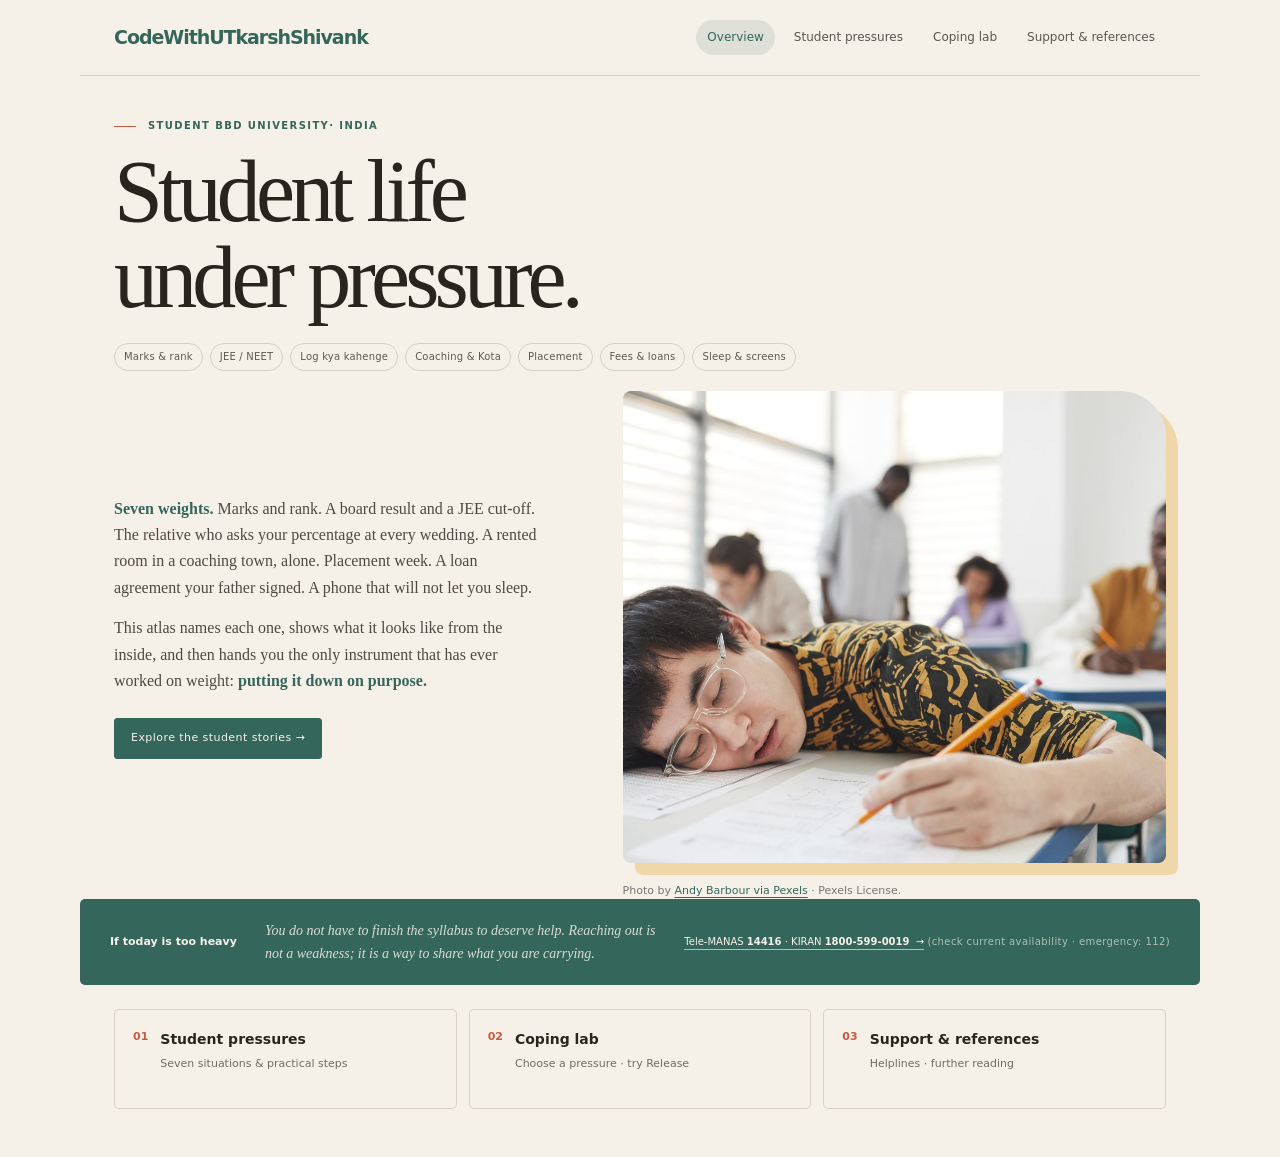
<file: index.html>
<!DOCTYPE html>
<html lang="en">
<head>
<meta charset="UTF-8">
<meta name="viewport" content="width=device-width, initial-scale=1">
<title>Student Life Under Pressure | CodeWithUTkarshShivank</title>
<meta name="description" content="A pressure atlas of Indian student life: marks and rank, JEE/NEET, log kya kahenge, coaching and Kota, placements, fees and loans, sleep and screens — with practical ways to cope and real helplines.">
<link rel="stylesheet" href="style.css">
</head>
<body class="home">

<a class="skip" href="#page-main">Skip to content</a>

<header class="wrap topbar">
  <a class="brand" href="index.html">CodeWithUTkarshShivank</a>
  <nav class="site-nav" aria-label="Main navigation">
    <a href="index.html" aria-current="page">Overview</a>
    <a href="pressures.html">Student pressures</a>
    <a href="lab.html">Coping lab</a>
    <a href="support.html">Support & references</a>
  </nav>
</header>

<main id="page-main">

<section class="wrap hero" id="top">
  <p class="tag">Student BBD University· India</p>

  <h1>Student life<br>under pressure.</h1>

  <ul class="ticker" aria-label="The seven loads this page covers">
    <li>Marks & rank</li>
    <li>JEE / NEET</li>
    <li>Log kya kahenge</li>
    <li>Coaching & Kota</li>
    <li>Placement</li>
    <li>Fees & loans</li>
    <li>Sleep & screens</li>
  </ul>

  <div class="hero-grid">
    <div class="hero-copy">
      <p><strong>Seven weights.</strong> Marks and rank. A board result and a JEE cut-off. The relative who asks your percentage at every wedding. A rented room in a coaching town, alone. Placement week. A loan agreement your father signed. A phone that will not let you sleep.</p>
      <p>This atlas names each one, shows what it looks like from the inside, and then hands you the only instrument that has ever worked on weight: <strong>putting it down on purpose.</strong></p>

      <div class="gauge-wrap">
        <div class="gauge" role="img" aria-label="Illustrative average load: 71 out of 100">
          <span class="needle"></span>
          <span class="hub"></span>
        </div>
        <p class="cap">Avg. load &middot; 71 / 100<br><span>illustrative, not clinical data</span></p>
      </div>

      <p class="jump"><a class="btn" href="pressures.html">Explore the student stories →</a></p>
    </div>

    <figure class="hero-art">
      <img src="assets/student-sleeping-pexels-6683966.jpg" alt="A student asleep over an exam paper at a classroom desk after studying.">
      <figcaption>Photo by <a href="https://www.pexels.com/photo/student-sleeping-on-his-desk-6683966/" target="_blank" rel="noopener noreferrer">Andy Barbour via Pexels</a> · Pexels License.</figcaption>
    </figure>
  </div>
</section>

<aside class="wrap crisis" aria-label="Immediate support">
  <p class="k">If today is too heavy</p>
  <p class="v">You do not have to finish the syllabus to deserve help. Reaching out is not a weakness; it is a way to share what you are carrying.</p>
  <p class="n"><a href="support.html">Tele-MANAS <b>14416</b> &middot; KIRAN <b>1800-599-0019</b> &nbsp;→</a> <span>(check current availability · emergency: 112)</span></p>
</aside>

<section class="wrap page-directory" aria-label="Explore the four short pages">
  <a class="directory-card" href="pressures.html"><span>01</span><strong>Student pressures</strong><small>Seven situations & practical steps</small></a>
  <a class="directory-card" href="lab.html"><span>02</span><strong>Coping lab</strong><small>Choose a pressure · try Release</small></a>
  <a class="directory-card" href="support.html"><span>03</span><strong>Support & references</strong><small>Helplines · further reading</small></a>
</section>

<section class="wrap" id="atlas">
  <div class="head">
    <h2>The Atlas of Pressure</h2>
    <span class="no">FIG. 01–07</span>
  </div>
  <p class="stand">Seven loads, measured with a crude honesty scale. These pressures are real, and naming them or sharing them with someone trustworthy can make them easier to manage.</p>

  <div class="rows">

    <article class="row">
      <p class="idx">Fig. 01</p>
      <div class="body">
        <h3>Marks, rank & the board result <span class="load red">load 88</span></h3>
        <p class="scene"><b>From the inside:</b> an exam hall of 200 desks and one sentence repeating — <i>“percentage decides your whole life.”</i> The result comes out at 11 a.m. and the family WhatsApp group asks before you have opened it yourself.</p>
        <p class="fix"><b>What actually helps:</b> separate <em>the score</em> from <em>your worth</em> out loud — say it to one person. Reply to intrusive questions with a prepared line (“I’m processing it, I’ll tell you when I’m ready”). Marks are a measurement, not a verdict, and there are always two more doors after every one that closes.</p>
      </div>
      <div class="bar" role="img" aria-label="Load 88 out of 100"><i style="width:88%"></i></div>
    </article>

    <article class="row">
      <p class="idx">Fig. 02</p>
      <div class="body">
        <h3>JEE / NEET — the two-year wait <span class="load red">load 84</span></h3>
        <p class="scene"><b>From the inside:</b> every hour is a rank. A mock test at 40% turns the whole evening black, and the word “drop year” hangs over a family dinner like weather.</p>
        <p class="fix"><b>What actually helps:</b> track the <em>error type</em>, never the mood. A mock is diagnostic data, not prophecy — log the three mistakes you can actually fix and ignore the number. Sleep before 1 a.m., because recall is built in sleep. And know this: an attempt is a choice, not a duty; a second attempt is not a failure.</p>
      </div>
      <div class="bar" role="img" aria-label="Load 84 out of 100"><i style="width:84%"></i></div>
    </article>

    <article class="row">
      <p class="idx">Fig. 03</p>
      <div class="body">
        <h3>“Log kya kahenge” & the comparison circuit <span class="load">load 76</span></h3>
        <p class="scene"><b>From the inside:</b> Sharma aunty’s nephew got into a “big” college. The wedding circuit asks your percentage between snacks. The pressure does not push you down — it drags you sideways until you lose your own line.</p>
        <p class="fix"><b>What actually helps:</b> name the audience in your head — “this is for Sharma aunty” — and notice it is not your own voice. Comparison is a loan at very high interest. Keep one honest peer instead of six highlight reels, and rehearse two sentences you can say to relatives without explaining yourself.</p>
      </div>
      <div class="bar" role="img" aria-label="Load 76 out of 100"><i style="width:76%"></i></div>
    </article>

    <article class="row">
      <p class="idx">Fig. 04</p>
      <div class="body">
        <h3>Coaching & Kota-style isolation <span class="load red">load 92</span></h3>
        <p class="scene"><b>From the inside:</b> a rented room, a study table, and no one who knows your name for a hundred metres. Sixteen hours of scheduled day, a mess tiffin eaten standing, parents on a phone call sounding far away. Homesickness is real, and loneliness out here is not a character flaw.</p>
        <p class="fix"><b>What actually helps:</b> put one human anchor on the calendar — a weekly call home, a mess-mate you eat with, a hostel warden, a helpline. Leave the building daily, even for ten minutes. Keep the room’s window open. Talk to someone before the silence gets comfortable; hostels and helplines exist for exactly this.</p>
      </div>
      <div class="bar" role="img" aria-label="Load 92 out of 100"><i style="width:92%"></i></div>
    </article>

    <article class="row">
      <p class="idx">Fig. 05</p>
      <div class="body">
        <h3>Placement & job anxiety <span class="load">load 72</span></h3>
        <p class="scene"><b>From the inside:</b> the placement list goes up on the notice board and 60 people see it at the same moment. Ten rounds, a third round of aptitude, then “we’ll keep your CV on file”. Final year and still-unplaced feels like the whole degree is being graded in public.</p>
        <p class="fix"><b>What actually helps:</b> the first offer on campus is not the only door — off-campus, higher studies, and small teams all count. Build two real projects and your own resume instead of copying one. Rejection is shared data about fit, not about you. Sleep the night before an interview; tiredness loses more interviews than skill does.</p>
      </div>
      <div class="bar" role="img" aria-label="Load 72 out of 100"><i style="width:72%"></i></div>
    </article>

    <article class="row">
      <p class="idx">Fig. 06</p>
      <div class="body">
        <h3>Fees, loans & family expectations <span class="load red">load 80</span></h3>
        <p class="scene"><b>From the inside:</b> a loan agreement, a father’s signature, and a number that keeps arriving by SMS. A part-time job eats the hours you were going to study in. Every fee reminder turns tuition into guilt, and a good mark becomes a debt repayment.</p>
        <p class="fix"><b>What actually helps:</b> put the real numbers on one page — fees, loan, monthly amount, what the family can actually afford — because a vague fear is always bigger than a written figure. Know your scholarships, waivers and concessional loan options, and your academic counsellor’s office. Family expectation belongs to the family; the syllabus is yours. Put fee reminders in a folder and open them once a week, on purpose, instead of every time the notification lands.</p>
      </div>
      <div class="bar" role="img" aria-label="Load 80 out of 100"><i style="width:80%"></i></div>
    </article>

    <article class="row">
      <p class="idx">Fig. 07</p>
      <div class="body">
        <h3>Sleep debt & the phone <span class="load red">load 86</span></h3>
        <p class="scene"><b>From the inside:</b> “one more lecture” at 11 p.m., “one more reel” at 1 a.m., a phone alarm at 5 a.m. for the 6 o’clock batch. The screen is not rest, but it is the only thing in the room that answers back — and the day never feels finished because it never really stopped.</p>
        <p class="fix"><b>What actually helps:</b> charge the phone away from the bed and set a steady wind-down time. Most teens need 8–10 hours of sleep; most adults need 7–9. Screens off before bed and daylight soon after waking can help reset a routine. If sleep or scrolling feels unmanageable, talk with a counsellor rather than blaming yourself.</p>
      </div>
      <div class="bar" role="img" aria-label="Load 86 out of 100"><i style="width:86%"></i></div>
    </article>

  </div>
</section>
<section class="lab" id="lab">
  <div class="wrap">

    <div class="head inv">
      <h2>The Load & Release Lab</h2>
      <span class="no">FIG. 08 — CSS only</span>
    </div>

    <p class="lab-lede">Pick one pressure. Watch it land on her shoulders — the stack gets heavier, the badge changes, the reading underneath changes. Then flip <b>Release</b> and watch the whole load leave the room.</p>

    <div class="lab-core">

      <div class="chips" role="group" aria-label="Choose a pressure to load">
        <label class="chip"><input class="sr" type="radio" name="load" value="marks" checked><span class="cn">01</span> Marks & rank</label>
        <label class="chip"><input class="sr" type="radio" name="load" value="jee"><span class="cn">02</span> JEE / NEET</label>
        <label class="chip"><input class="sr" type="radio" name="load" value="relative"><span class="cn">03</span> Log kya kahenge</label>
        <label class="chip"><input class="sr" type="radio" name="load" value="kota"><span class="cn">04</span> Coaching & Kota</label>
        <label class="chip"><input class="sr" type="radio" name="load" value="placement"><span class="cn">05</span> Placement</label>
        <label class="chip"><input class="sr" type="radio" name="load" value="fees"><span class="cn">06</span> Fees & loans</label>
        <label class="chip"><input class="sr" type="radio" name="load" value="sleep"><span class="cn">07</span> Sleep & phone</label>
      </div>

      <div class="lab-body">

        <div class="stage">
          <svg class="figure" viewBox="0 0 420 470" role="img" aria-labelledby="fig-t fig-d">
            <title id="fig-t">A student standing under a stack of labelled blocks</title>
            <desc id="fig-d">A paper-cut illustration of a student carrying a tower of labelled blocks on her head. Choosing a pressure in the list above changes the height of the stack and the label on it; the Release switch lifts the whole stack away.</desc>

            <defs>
              <pattern id="lab-grain" width="7" height="7" patternUnits="userSpaceOnUse">
                <circle cx="1" cy="2" r=".6" fill="#16130E" opacity=".18"/>
                <circle cx="5" cy="6" r=".5" fill="#16130E" opacity=".13"/>
              </pattern>
            </defs>

            <circle cx="210" cy="228" r="168" fill="#F4EFE6"/>
            <circle cx="210" cy="228" r="168" fill="url(#lab-grain)" opacity=".5"/>
            <path d="M52 300c6 62 39 106 84 130M368 300c-6 62-39 106-84 130" fill="none" stroke="#D64B2A" stroke-width="2" stroke-dasharray="3 8"/>

            <g class="exhale" aria-hidden="true">
              <path d="M214 300c-14-30-46-40-84-36M254 296c14-28 44-38 80-34" fill="none" stroke="#D64B2A" stroke-width="3" stroke-linecap="round"/>
              <path d="M232 306c-2-38 4-64 18-84M244 320c14-30 30-48 50-58" fill="none" stroke="#1F4E47" stroke-width="3" stroke-linecap="round"/>
              <circle cx="96" cy="240" r="5" fill="#D64B2A"/>
              <circle cx="332" cy="238" r="5" fill="#D64B2A"/>
              <circle cx="286" cy="196" r="4" fill="#1F4E47"/>
              <circle cx="150" cy="188" r="4" fill="#1F4E47"/>
              <text x="210" y="152" class="art-cap mid">EXHALE</text>
            </g>

            <ellipse class="shadow" cx="210" cy="436" rx="104" ry="9" fill="#16130E" opacity=".16"/>

            <rect x="34" y="428" width="352" height="5" fill="#16130E"/>

            <g class="load">
              <rect class="k k1" x="140" y="94"  width="140" height="22" fill="#16130E"/>
              <rect class="k k2" x="140" y="120" width="140" height="22" fill="#D64B2A"/>
              <rect class="k k3" x="140" y="146" width="140" height="22" fill="#1F4E47"/>
              <rect class="k k4" x="140" y="172" width="140" height="22" fill="#16130E"/>
              <rect class="k k5" x="140" y="198" width="140" height="22" fill="#D64B2A"/>
              <rect class="k k6" x="140" y="224" width="140" height="22" fill="#1F4E47"/>
              <rect x="140" y="94" width="140" height="152" fill="url(#lab-grain)" opacity=".35"/>

              <g class="badge b-marks"><rect x="112" y="56" width="196" height="30" rx="2" fill="#E8B85B" stroke="#16130E" stroke-width="2"/><text x="210" y="76" class="bt">MARKS 88 &middot; RANK 4,112</text></g>
              <g class="badge b-jee"><rect x="112" y="82" width="196" height="30" rx="2" fill="#E8B85B" stroke="#16130E" stroke-width="2"/><text x="210" y="102" class="bt">JEE MOCK &middot; 40%</text></g>
              <g class="badge b-relative"><rect x="112" y="108" width="196" height="30" rx="2" fill="#E8B85B" stroke="#16130E" stroke-width="2"/><text x="210" y="128" class="bt">LOG KYA KAHENGE?</text></g>
              <g class="badge b-kota"><rect x="112" y="82" width="196" height="30" rx="2" fill="#E8B85B" stroke="#16130E" stroke-width="2"/><text x="210" y="102" class="bt">ALONE &middot; 16-HOUR DAY</text></g>
              <g class="badge b-placement"><rect x="112" y="108" width="196" height="30" rx="2" fill="#E8B85B" stroke="#16130E" stroke-width="2"/><text x="210" y="128" class="bt">SHORTLIST: PENDING</text></g>
              <g class="badge b-fees"><rect x="112" y="134" width="196" height="30" rx="2" fill="#E8B85B" stroke="#16130E" stroke-width="2"/><text x="210" y="154" class="bt">EDUCATION LOAN &middot; &#8377;4.2L</text></g>
              <g class="badge b-sleep"><rect x="112" y="82" width="196" height="30" rx="2" fill="#E8B85B" stroke="#16130E" stroke-width="2"/><text x="210" y="102" class="bt">01:40 A.M. &middot; 5 HRS SLEEP</text></g>
            </g>

            <g class="student">
              <rect x="180" y="378" width="24" height="50" rx="4" fill="#1F4E47" stroke="#16130E" stroke-width="3"/>
              <rect x="216" y="378" width="24" height="50" rx="4" fill="#1F4E47" stroke="#16130E" stroke-width="3"/>
              <rect class="arm arm-l" x="148" y="312" width="20" height="66" rx="10" fill="#E8B85B" stroke="#16130E" stroke-width="3"/>
              <rect class="arm arm-r" x="252" y="312" width="20" height="66" rx="10" fill="#E8B85B" stroke="#16130E" stroke-width="3"/>
              <path d="M166 392V330c0-16 14-28 44-28s44 12 44 28v62z" fill="#1F4E47" stroke="#16130E" stroke-width="3"/>
              <path d="M198 306l12 14 12-14" fill="none" stroke="#F4EFE6" stroke-width="3"/>
              <rect x="202" y="286" width="16" height="20" fill="#E8B85B" stroke="#16130E" stroke-width="3"/>
              <circle cx="210" cy="268" r="30" fill="#E8B85B" stroke="#16130E" stroke-width="3"/>
              <path d="M180 268a30 30 0 0 1 60 0c0 -22-14-34-30-34s-30 12-30 34z" fill="#16130E" stroke="#16130E" stroke-width="3" stroke-linejoin="round"/>
              <path d="M180 266c-4 16-2 26 4 34-10-4-14-20-4-34z" fill="#16130E" stroke="#16130E" stroke-width="2"/>
              <path d="M196 272q6-5 12 0M212 272q6-5 12 0" fill="none" stroke="#16130E" stroke-width="2.4" stroke-linecap="round"/>
              <path d="M203 286q7 6 14 0" fill="none" stroke="#16130E" stroke-width="2.2" stroke-linecap="round"/>
            </g>

            <text x="34" y="462" class="art-cap">FIG. 08 / LOAD & RELEASE</text>
          </svg>

          <p class="rel-hint">Released. Flip the switch back to load another pressure.</p>
        </div>

        <div class="readout">
          <div class="panel p-marks">
            <p class="pk">Fig. 08.A — Marks, rank & board</p>
            <p class="pv">load 88 / 100</p>
            <p>Her whole worth has been folded into one number. Notice how the stack is tallest here — and notice that she is still standing under it.</p>
            <p class="px"><b>Try Tuesdays:</b> mark your <em>own</em> paper before anyone else does. Compare today against your last month, never against someone’s screenshot.</p>
          </div>
          <div class="panel p-jee">
            <p class="pk">Fig. 08.B — JEE / NEET</p>
            <p class="pv">load 84 / 100</p>
            <p>Two years of every hour becoming a rank. One bad mock and the evening turns black, because a mock feels like a prophecy instead of a measurement.</p>
            <p class="px"><b>Try Tuesdays:</b> write down the three errors you can actually fix. Ignore the score. Sleep before 1 a.m. — recall is built in sleep, not in the fifth hour of revision.</p>
          </div>
          <div class="panel p-relative">
            <p class="pk">Fig. 08.C — Log kya kahenge</p>
            <p class="pv">load 76 / 100</p>
            <p>This weight was packed by other people. She never agreed to carry it, and it is measured entirely by an audience that is not in the room.</p>
            <p class="px"><b>Try this week:</b> say the name out loud — “that one is for Sharma aunty” — and you will hear how little of it is your own voice.</p>
          </div>
          <div class="panel p-kota">
            <p class="pk">Fig. 08.D — Coaching & Kota-style isolation</p>
            <p class="pv">load 92 / 100</p>
            <p>The heaviest load on this page, and the quietest. A rented room, sixteen scheduled hours, and nobody within a hundred metres who knows her name.</p>
            <p class="px"><b>Try this week:</b> one human anchor on the calendar. Eat with someone once. Leave the building once. Call home. Ask the hostel warden for the student counsellor — that office exists for this exact thing.</p>
          </div>
          <div class="panel p-placement">
            <p class="pk">Fig. 08.E — Placement & job anxiety</p>
            <p class="pv">load 72 / 100</p>
            <p>The list goes up and sixty people read it at the same instant. Being unplaced in final year feels like the degree is being graded in public, one round at a time.</p>
            <p class="px"><b>Try this week:</b> two real projects instead of one copied resume. Apply in quiet batches of five. A rejection is data about fit, not a verdict on your ability.</p>
          </div>
          <div class="panel p-fees">
            <p class="pk">Fig. 08.F — Fees, loans & family expectation</p>
            <p class="pv">load 80 / 100</p>
            <p>A loan agreement with a father’s signature on it, an SMS every month, and a part-time job eating the hours she was going to study in.</p>
            <p class="px"><b>Try this week:</b> one honest page — fees, loan, monthly amount, what the family can actually afford. A written number is always smaller than a vague fear. Ask your college office about scholarships, waivers and loan subsidies.</p>
          </div>
          <div class="panel p-sleep">
            <p class="pk">Fig. 08.G — Sleep debt & the phone</p>
            <p class="pv">load 86 / 100</p>
            <p>Not rest — just noise until 1:40 a.m. The phone is the only thing in the room that answers back, so the day never feels finished.</p>
            <p class="px"><b>Tonight:</b> charge it away from the bed and choose a steady time to wind down. Most teens need 8–10 hours of sleep; most adults need 7–9. Put the phone down before bed rather than blaming yourself for finding it hard to stop scrolling.</p>
          </div>
          <div class="panel prx">
            <p class="pk red">Released — the surface</p>
            <p class="pv">load 0 / 100</p>
            <p>Look at what changed. The stack is gone, her shoulders are up, and there is air where the weight used to be. Nothing was solved in that second — the exams still exist.</p>
            <p class="px"><b>But this is the skill:</b> the load comes back, and you put it down again, on purpose, the same way. That is not avoidance. That is maintenance.</p>
            <p class="px">And if a load ever feels like more than you can put down alone — or you feel nothing at all — try <b>Tele-MANAS 14416</b> or <b>KIRAN 1800-599-0019</b> after checking current availability. If someone is in immediate danger, call <b>112</b>.</p>
          </div>
        </div>
      </div>

      <label class="switch">
        <input class="sr" type="checkbox" id="release" name="release">
        <span class="track" aria-hidden="true"><span class="knob"></span></span>
        <span class="sw-label">Release</span>
        <span class="sw-state" aria-hidden="true"></span>
      </label>

      <p class="lab-note">Keyboard: <b>Tab</b> to the chips, arrow keys to pick one, <b>Tab</b> to the Release switch and press <b>Space</b>.</p>
    </div>
  </div>
</section>


<section class="wrap help" id="help">
  <div class="head">
    <h2>If the Load Is Too Much</h2>
    <span class="no">SUPPORT NUMBERS · VERIFY AVAILABILITY</span>
  </div>

  <p class="stand">Talking to a trained person is not an overreaction, and it is not a last resort — it is the same move as putting the load down, done with help. You do not need a diagnosis, a “real problem” or anyone’s permission to call.</p>

  <div class="help-grid">

    <article class="help-card">
      <p class="hk">Tele-MANAS · Government of India</p>
      <p class="hn"><a href="tel:14416">14416</a></p>
      <p class="hn2">or <a href="tel:18008914416">1-800-891-4416</a></p>
      <p>The Government of India’s mental-health support service. The service is described as free and available 24×7; check an official source for current hours and language options. It can help to talk about exam stress, sleep, anxiety, or family pressure.</p>
    </article>

    <article class="help-card">
      <p class="hk">KIRAN · number to verify</p>
      <p class="hn"><a href="tel:18005990019">1800-599-0019</a></p>
      <p class="hn2">&nbsp;</p>
      <p>This is the KIRAN mental-health helpline number listed by the Government of India. Its current operating status and hours may have changed; verify it through an official government source before relying on it. If it does not connect, try Tele-MANAS 14416.</p>
    </article>

    <article class="help-card">
      <p class="hk">Emergency · any state, any hour</p>
      <p class="hn"><a href="tel:112">112</a></p>
      <p class="hn2">or <a href="tel:1098">1098</a> if you are under 18</p>
      <p>112 is the single emergency number for police, fire and ambulance. 1098 is the Childline number, for anyone under eighteen. Use them if someone is in immediate danger — including you.</p>
    </article>

  </div>

  <div class="help-foot">
    <div class="say">
      <p class="sk">Three lines for when the call connects</p>
      <ol>
        <li>“I’m a student and I haven’t been okay for a while.”</li>
        <li>“I can’t sleep / I can’t study / I feel nothing about the exam.”</li>
        <li>“I don’t know what I need. Can you help me work out a next step?”</li>
      </ol>
      <p class="snote">You can ask about privacy before sharing identifying details. You can pause, end the call, or call again when you feel ready.</p>
    </div>
    <div class="verify">
      <p class="vk">A note on these numbers</p>
      <p>Helpline numbers, hours and availability can change. <b>Please verify them through an official source — the National Health Portal (nhp.gov.in) or the Ministry of Health & Family Welfare — before relying on them.</b> If a number does not connect, try Tele-MANAS 14416 or, in an emergency, 112.</p>
    </div>
  </div>
</section>


<section class="wrap" id="rx">
  <div class="head">
    <h2>Prescriptions, Filed Under Cope</h2>
    <span class="no">FIG. 09–12</span>
  </div>
  <p class="stand">Four things that take under half an hour and actually move the needle. None of them require money, an app, or telling your parents.</p>

  <div class="rx-grid">
    <article class="rx-card">
      <p class="rk">Rx 09 · body</p>
      <p class="rd">20 minutes</p>
      <h3>The un-hurried walk</h3>
      <p>Walk twenty minutes without headphones and without a destination. Pressure lives in the body, and walking is the body’s own way of releasing it. Do it once before you decide it doesn’t work.</p>
      <a class="source-mark" href="#reading-desk" aria-label="See the references behind this suggestion">Reading note 02</a>
    </article>
    <article class="rx-card">
      <p class="rk">Rx 10 · breath</p>
      <p class="rd">4 · 4 · 4 · 4</p>
      <h3>Box breathing</h3>
      <p>Breathe in for four, hold for four, out for four, hold for four. Four rounds. It works in a lecture hall, in a metro, and in a coaching washroom — silently, where nobody can see.</p>
      <a class="source-mark" href="#reading-desk" aria-label="See the references behind this suggestion">Reading note 02</a>
    </article>
    <article class="rx-card">
      <p class="rk">Rx 11 · speech</p>
      <p class="rd">1 sentence</p>
      <h3>Say it to one safe person</h3>
      <p>One honest sentence to one person who will not immediately give advice. Pressure that has been said out loud loses mass the moment it leaves your mouth.</p>
      <a class="source-mark" href="#reading-desk" aria-label="See the references behind this suggestion">Reading notes 01–03</a>
    </article>
    <article class="rx-card">
      <p class="rk">Rx 12 · repair</p>
      <p class="rd">nightly</p>
      <h3>The sleep dividend</h3>
      <p>Protect a consistent sleep window and aim for enough rest for your age—usually 8–10 hours for teens and 7–9 for adults. Sleep supports memory and mood, so treat it like an essential part of your study plan.</p>
    </article>
  </div>
</section>

<section class="reading-desk" id="reading-desk">
  <div class="wrap">
    <div class="reading-intro">
      <p class="tag">Fig. 10 — a short, annotated shelf</p>
      <h2>Good advice has<br><em>a paper trail.</em></h2>
      <p>These are the starting points behind the coping ideas on this page: professional guidance, practical student advice, and one personal account. The summaries below are paraphrased; follow each link for the original.</p>
      <p class="reading-caveat">Different countries, ages and experiences matter. This page is a student project, not clinical advice. The personal essay is a lived perspective, not research evidence.</p>
    </div>

    <div class="source-list" aria-label="References and further reading">
      <article class="source-card">
        <p class="source-index">01 / professional primer</p>
        <div>
          <h3>Students Experiencing Stress</h3>
          <p>The American Psychological Association’s primer gives educators context for student stress and the role of supportive learning environments.</p>
          <p class="source-use"><b>On this page:</b> why it helps to name academic stress and connect students with trusted support.</p>
          <a class="source-link" href="https://www.apa.org/ed/schools/primer/stress" target="_blank" rel="noopener noreferrer">Read the APA primer <span aria-hidden="true">↗</span></a>
        </div>
        <p class="source-type">APA · educator resource</p>
      </article>

      <article class="source-card">
        <p class="source-index">02 / practical coping</p>
        <div>
          <h3>School Stress Management for Students</h3>
          <p>Wake Forest’s guide discusses practical ways to respond to school stress, including organizing schoolwork, seeking help, movement and relaxation. It covers K–8 and high-school students, not India-specific exam systems.</p>
          <p class="source-use"><b>On this page:</b> small, actionable coping ideas instead of “just work harder”.</p>
          <a class="source-link" href="https://counseling.online.wfu.edu/blog/school-stress-management-for-students" target="_blank" rel="noopener noreferrer">Read the Wake Forest guide <span aria-hidden="true">↗</span></a>
        </div>
        <p class="source-type">Wake Forest · student guidance</p>
      </article>

      <article class="source-card">
        <p class="source-index">03 / first-person voice</p>
        <div>
          <h3>Student Life Pressure, Stress and Expectations: A Real Teen Journey</h3>
          <p>The submitted Medium link presents a personal journey about student pressure and expectations. Treat it as one perspective—not representative research or clinical guidance.</p>
          <p class="source-use"><b>On this page:</b> lived experience sits alongside professional guidance, not in place of it.</p>
          <a class="source-link" href="https://medium.com/@mishrabhoomika14/title-student-life-pressure-stress-and-expectations-a-real-teen-journey-416d87e54f40" target="_blank" rel="noopener noreferrer">Read the personal essay <span aria-hidden="true">↗</span></a>
        </div>
        <p class="source-type">Medium · personal perspective</p>
      </article>

      <article class="source-card">
        <p class="source-index">04 / student wellbeing</p>
        <div>
          <h3>Student life</h3>
          <p>Mind’s student-life information is included as further reading on wellbeing during student life. Use the original page for its complete guidance.</p>
          <p class="source-use"><b>On this page:</b> a prompt to seek support and make space for everyday wellbeing alongside study.</p>
          <a class="source-link" href="https://www.mind.org.uk/information-support/tips-for-everyday-living/student-life/" target="_blank" rel="noopener noreferrer">Read Mind’s student-life guide <span aria-hidden="true">↗</span></a>
        </div>
        <p class="source-type">Mind · student resource</p>
      </article>
    </div>
  </div>
</section>

<section class="wrap closing">
  <h2>“Log kya kahenge” is a sentence.</h2>
  <p>It is not a law, and it is not a measurement of you. The people you are afraid of being judged by will forget your percentage long before you do — and the ones who actually love you would rather see you sleep than see you topper.</p>
  <p class="cl-strong">Name the load. Put it down on purpose. Pick it up again tomorrow if you have to. That is the whole method.</p>
</section>

</main>

</body>
</html>
</file>
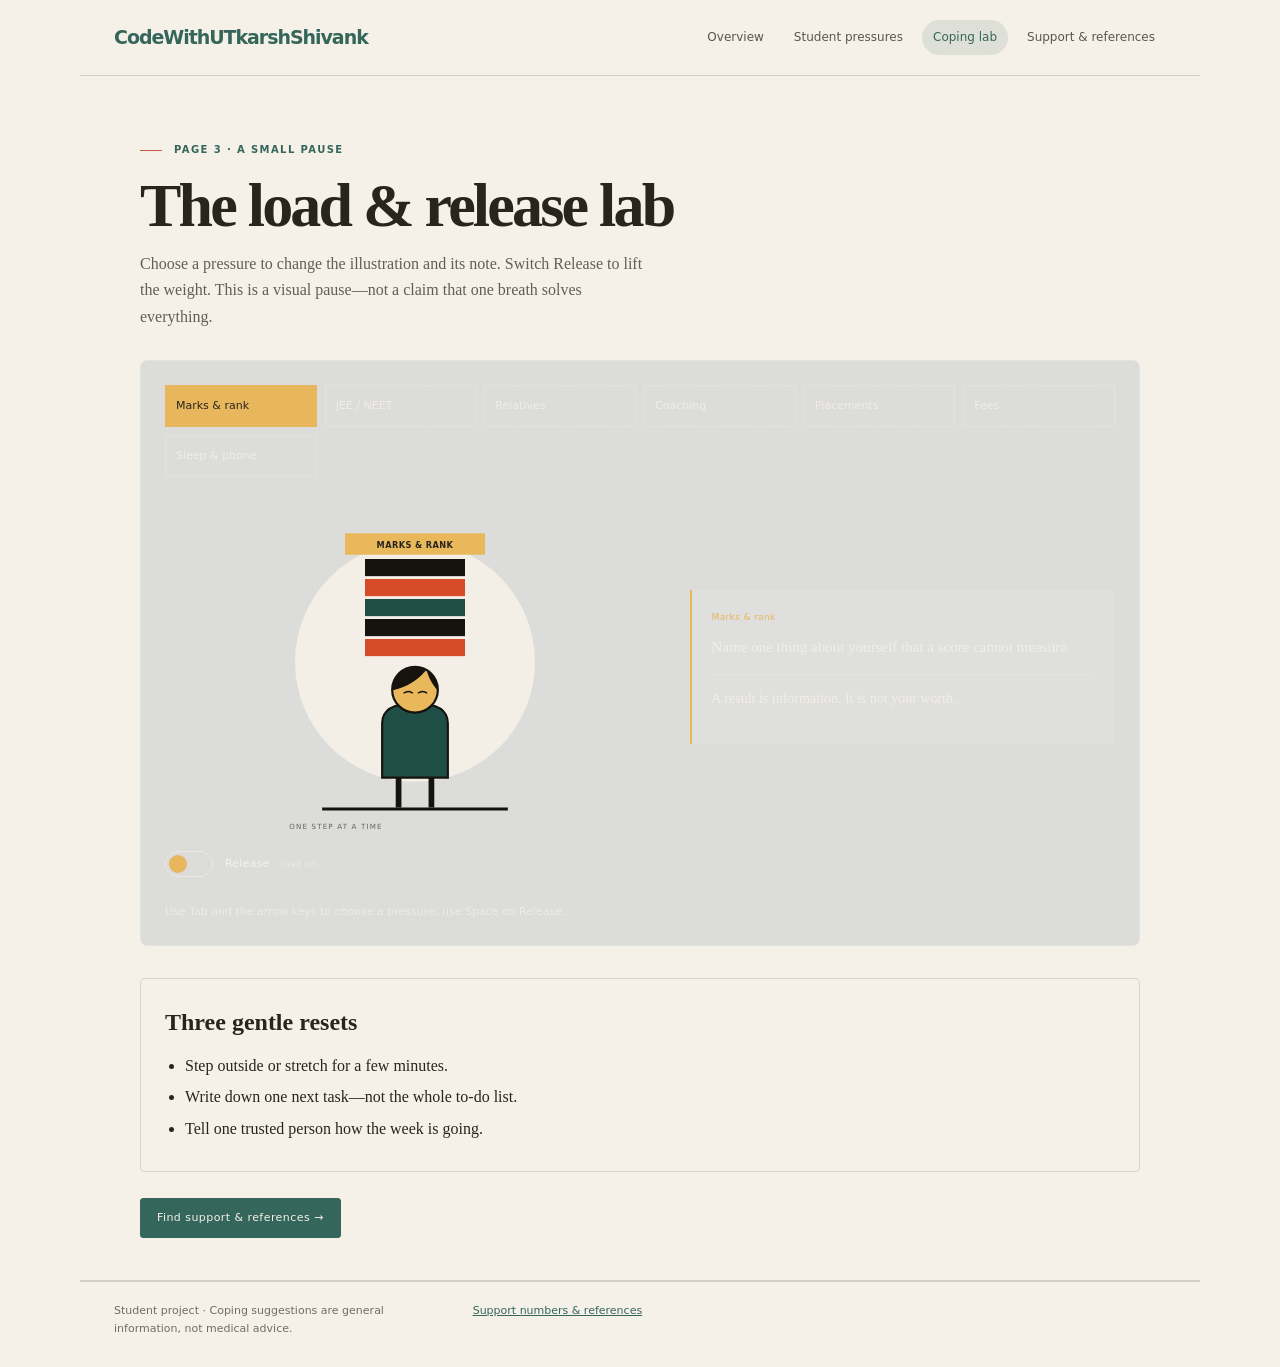
<file: lab.html>
<!DOCTYPE html>
<html lang="en">
<head>
  <meta charset="UTF-8">
  <meta name="viewport" content="width=device-width, initial-scale=1">
  <title>Coping lab | CodeWithUTkarshShivank</title>
  <meta name="description" content="Choose a student pressure, see it represented, and try a moment of release.">
  <link rel="stylesheet" href="style.css">
</head>
<body class="short-page">
<a class="skip" href="#lab">Skip to the coping lab</a>
<header class="wrap topbar">
  <a class="brand" href="index.html">CodeWithUTkarshShivank</a>
  <nav class="site-nav" aria-label="Main navigation">
    <a href="index.html">Overview</a>
    <a href="pressures.html">Student pressures</a>
    <a href="lab.html" aria-current="page">Coping lab</a>
    <a href="support.html">Support & references</a>
  </nav>
</header>
<main id="lab" class="short-content">
  <p class="tag">Page 3 · A small pause</p>
  <h1>The load & release lab</h1>
  <p class="page-lede">Choose a pressure to change the illustration and its note. Switch Release to lift the weight. This is a visual pause—not a claim that one breath solves everything.</p>

  <section class="lab">
    <div class="wrap">
      <div class="lab-core">
        <div class="chips" role="group" aria-label="Choose a pressure to load">
          <label class="chip"><input class="sr" type="radio" name="load" value="marks" checked> Marks & rank</label>
          <label class="chip"><input class="sr" type="radio" name="load" value="jee"> JEE / NEET</label>
          <label class="chip"><input class="sr" type="radio" name="load" value="relative"> Relatives</label>
          <label class="chip"><input class="sr" type="radio" name="load" value="kota"> Coaching</label>
          <label class="chip"><input class="sr" type="radio" name="load" value="placement"> Placements</label>
          <label class="chip"><input class="sr" type="radio" name="load" value="fees"> Fees</label>
          <label class="chip"><input class="sr" type="radio" name="load" value="sleep"> Sleep & phone</label>
        </div>

        <div class="lab-body">
          <figure class="stage">
            <svg class="figure" viewBox="0 0 420 470" role="img" aria-labelledby="student-title student-desc">
              <title id="student-title">A student under a stack of pressure</title>
              <desc id="student-desc">A simple paper-cut student beneath blocks. Choose a pressure above, then switch Release to lift the blocks.</desc>
              <circle cx="210" cy="228" r="168" fill="#F4EFE6"/>
              <g class="exhale" aria-hidden="true">
                <path d="M110 240q40-45 80 0m40 0q40-45 80 0M210 196v-36" fill="none" stroke="#1F4E47" stroke-width="4" stroke-linecap="round"/>
                <text x="210" y="145" class="art-cap mid">PAUSE</text>
              </g>
              <g class="load">
                <rect class="k k1" x="140" y="84" width="140" height="24" fill="#16130E"/>
                <rect class="k k2" x="140" y="112" width="140" height="24" fill="#D64B2A"/>
                <rect class="k k3" x="140" y="140" width="140" height="24" fill="#1F4E47"/>
                <rect class="k k4" x="140" y="168" width="140" height="24" fill="#16130E"/>
                <rect class="k k5" x="140" y="196" width="140" height="24" fill="#D64B2A"/>
                <g class="badge b-marks"><rect x="112" y="48" width="196" height="30" fill="#E8B85B"/><text x="210" y="68" class="bt">MARKS & RANK</text></g>
                <g class="badge b-jee"><rect x="112" y="76" width="196" height="30" fill="#E8B85B"/><text x="210" y="96" class="bt">JEE / NEET</text></g>
                <g class="badge b-relative"><rect x="112" y="104" width="196" height="30" fill="#E8B85B"/><text x="210" y="124" class="bt">LOG KYA KAHENGE</text></g>
                <g class="badge b-kota"><rect x="112" y="76" width="196" height="30" fill="#E8B85B"/><text x="210" y="96" class="bt">COACHING & KOTA</text></g>
                <g class="badge b-placement"><rect x="112" y="104" width="196" height="30" fill="#E8B85B"/><text x="210" y="124" class="bt">PLACEMENT</text></g>
                <g class="badge b-fees"><rect x="112" y="132" width="196" height="30" fill="#E8B85B"/><text x="210" y="152" class="bt">FEES & LOANS</text></g>
                <g class="badge b-sleep"><rect x="112" y="76" width="196" height="30" fill="#E8B85B"/><text x="210" y="96" class="bt">SLEEP & PHONE</text></g>
              </g>
              <g class="student">
                <path d="M164 390v-76q0-28 46-28t46 28v76z" fill="#1F4E47" stroke="#16130E" stroke-width="3"/>
                <circle cx="210" cy="267" r="32" fill="#E8B85B" stroke="#16130E" stroke-width="3"/>
                <path d="M178 268a32 32 0 0 1 64 0c-8-8-13-19-16-29-12 15-27 24-48 29z" fill="#16130E"/>
                <path d="M194 272q7-5 13 0m7 0q7-5 13 0" fill="none" stroke="#16130E" stroke-width="2"/>
                <path d="M187 390v42m46-42v42" stroke="#16130E" stroke-width="8"/>
              </g>
              <path d="M80 434h260" stroke="#16130E" stroke-width="4"/>
              <text x="34" y="462" class="art-cap">ONE STEP AT A TIME</text>
            </svg>
            <p class="rel-hint">Released. Take a moment before choosing your next step.</p>
          </figure>

          <div class="readout">
            <div class="panel p-marks"><p class="pk">Marks & rank</p><p>Name one thing about yourself that a score cannot measure.</p><p class="px">A result is information. It is not your worth.</p></div>
            <div class="panel p-jee"><p class="pk">JEE / NEET</p><p>Pick one question or concept to review—not the whole syllabus.</p><p class="px">A mock test is practice data, not a prediction.</p></div>
            <div class="panel p-relative"><p class="pk">Relatives & comparison</p><p>Think of one sentence you can use to protect your privacy.</p><p class="px">“I’m working on my own plan.” is enough.</p></div>
            <div class="panel p-kota"><p class="pk">Coaching & isolation</p><p>Choose one person to contact today: a friend, family member, teacher or warden.</p><p class="px">You deserve company and support.</p></div>
            <div class="panel p-placement"><p class="pk">Placement anxiety</p><p>Ask your placement office for one concrete next step.</p><p class="px">One application does not decide your future.</p></div>
            <div class="panel p-fees"><p class="pk">Fees & loans</p><p>Write down the next due date, then ask your college about available options.</p><p class="px">You do not have to solve the finances alone.</p></div>
            <div class="panel p-sleep"><p class="pk">Sleep & phone</p><p>Try charging your phone a little farther from the bed tonight.</p><p class="px">Small changes count. Ask for help if sleep stays difficult.</p></div>
            <div class="panel prx"><p class="pk">Released · take a pause</p><p>Nothing outside this illustration has magically disappeared. A pause can help you choose who to talk to and what to do next.</p><p class="px"><a href="support.html">See support options and helplines →</a></p></div>
          </div>
        </div>
        <label class="switch">
          <input class="sr" type="checkbox" id="release">
          <span class="track" aria-hidden="true"><span class="knob"></span></span>
          <span class="sw-label">Release</span>
          <span class="sw-state" aria-hidden="true"></span>
        </label>
        <p class="lab-note">Use Tab and the arrow keys to choose a pressure; use Space on Release.</p>
      </div>
    </div>
  </section>

  <section class="cope-short">
    <h2>Three gentle resets</h2>
    <ul>
      <li>Step outside or stretch for a few minutes.</li>
      <li>Write down one next task—not the whole to-do list.</li>
      <li>Tell one trusted person how the week is going.</li>
    </ul>
  </section>
  <p class="page-next"><a class="btn" href="support.html">Find support & references →</a></p>
</main>
<footer class="wrap short-footer">
  <p>Student project · Coping suggestions are general information, not medical advice.</p>
  <p><a href="support.html">Support numbers & references</a></p>
</footer>
</body>
</html>
</file>
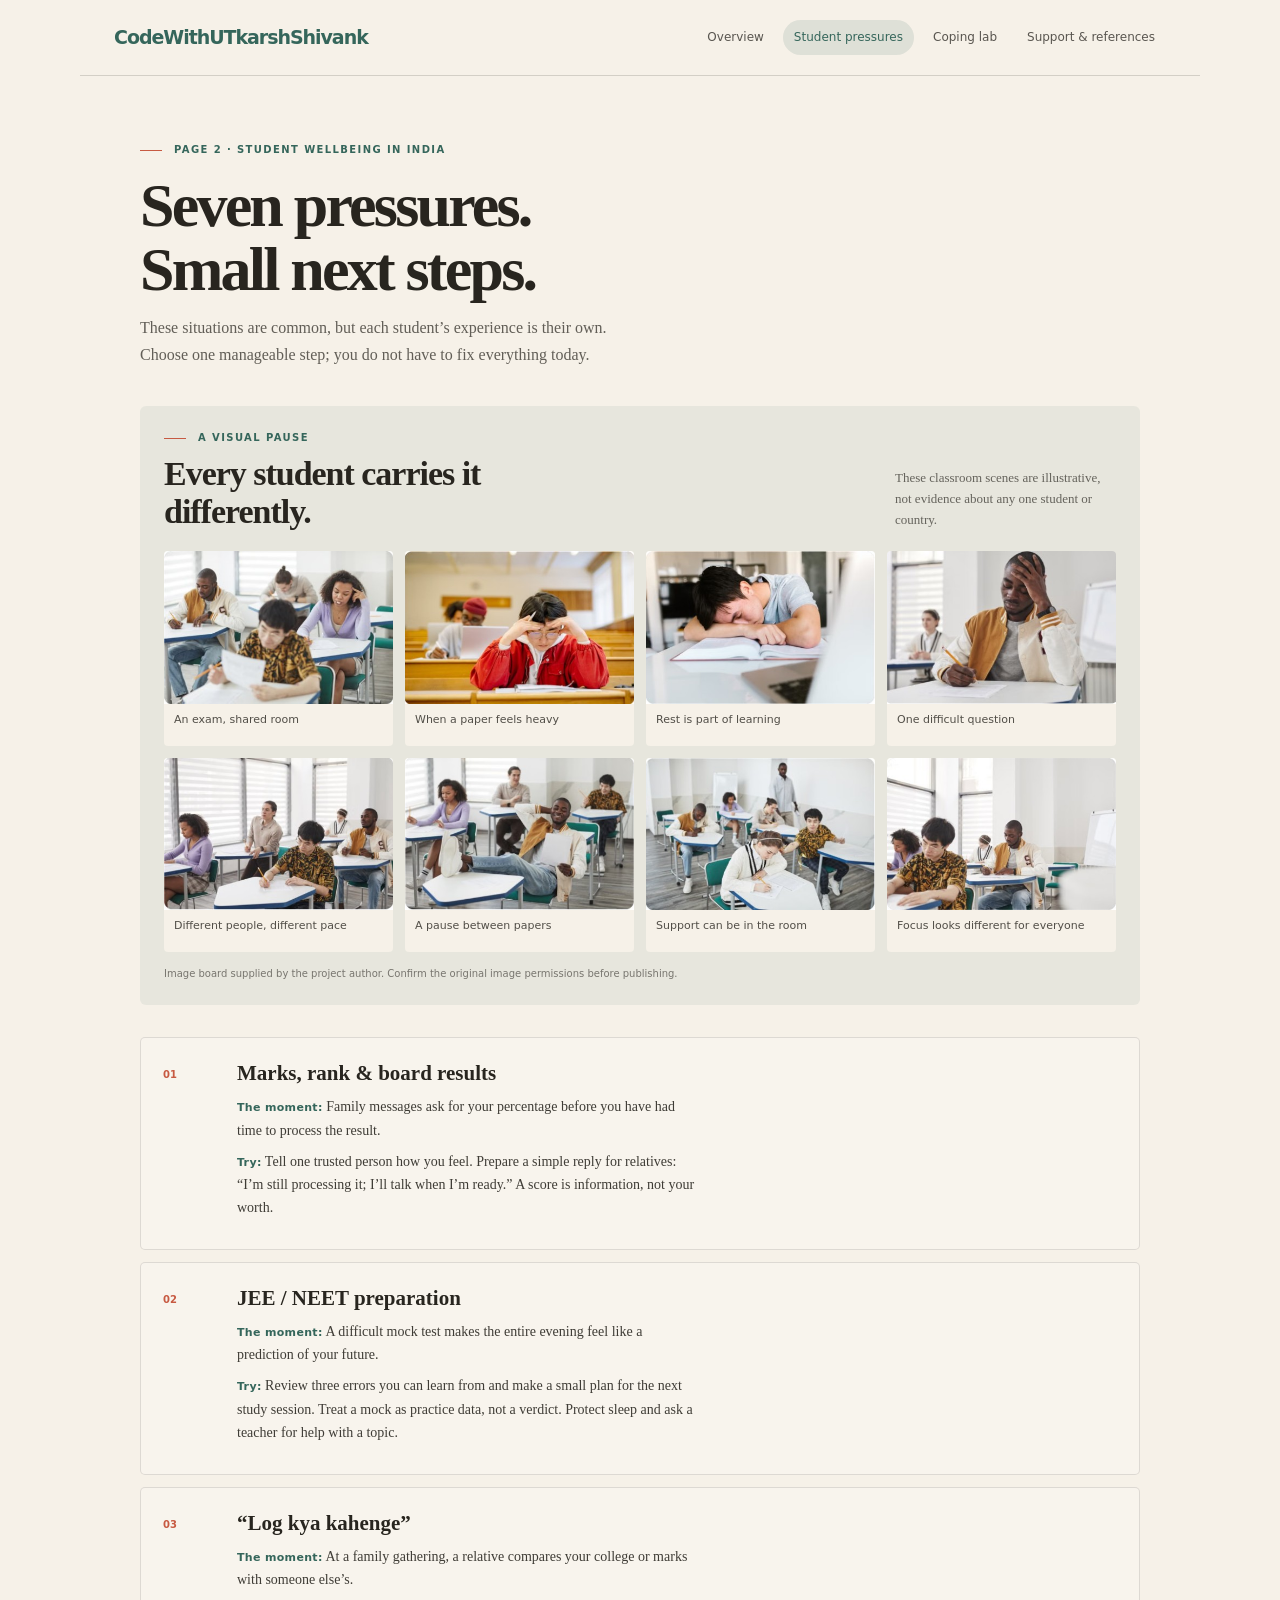
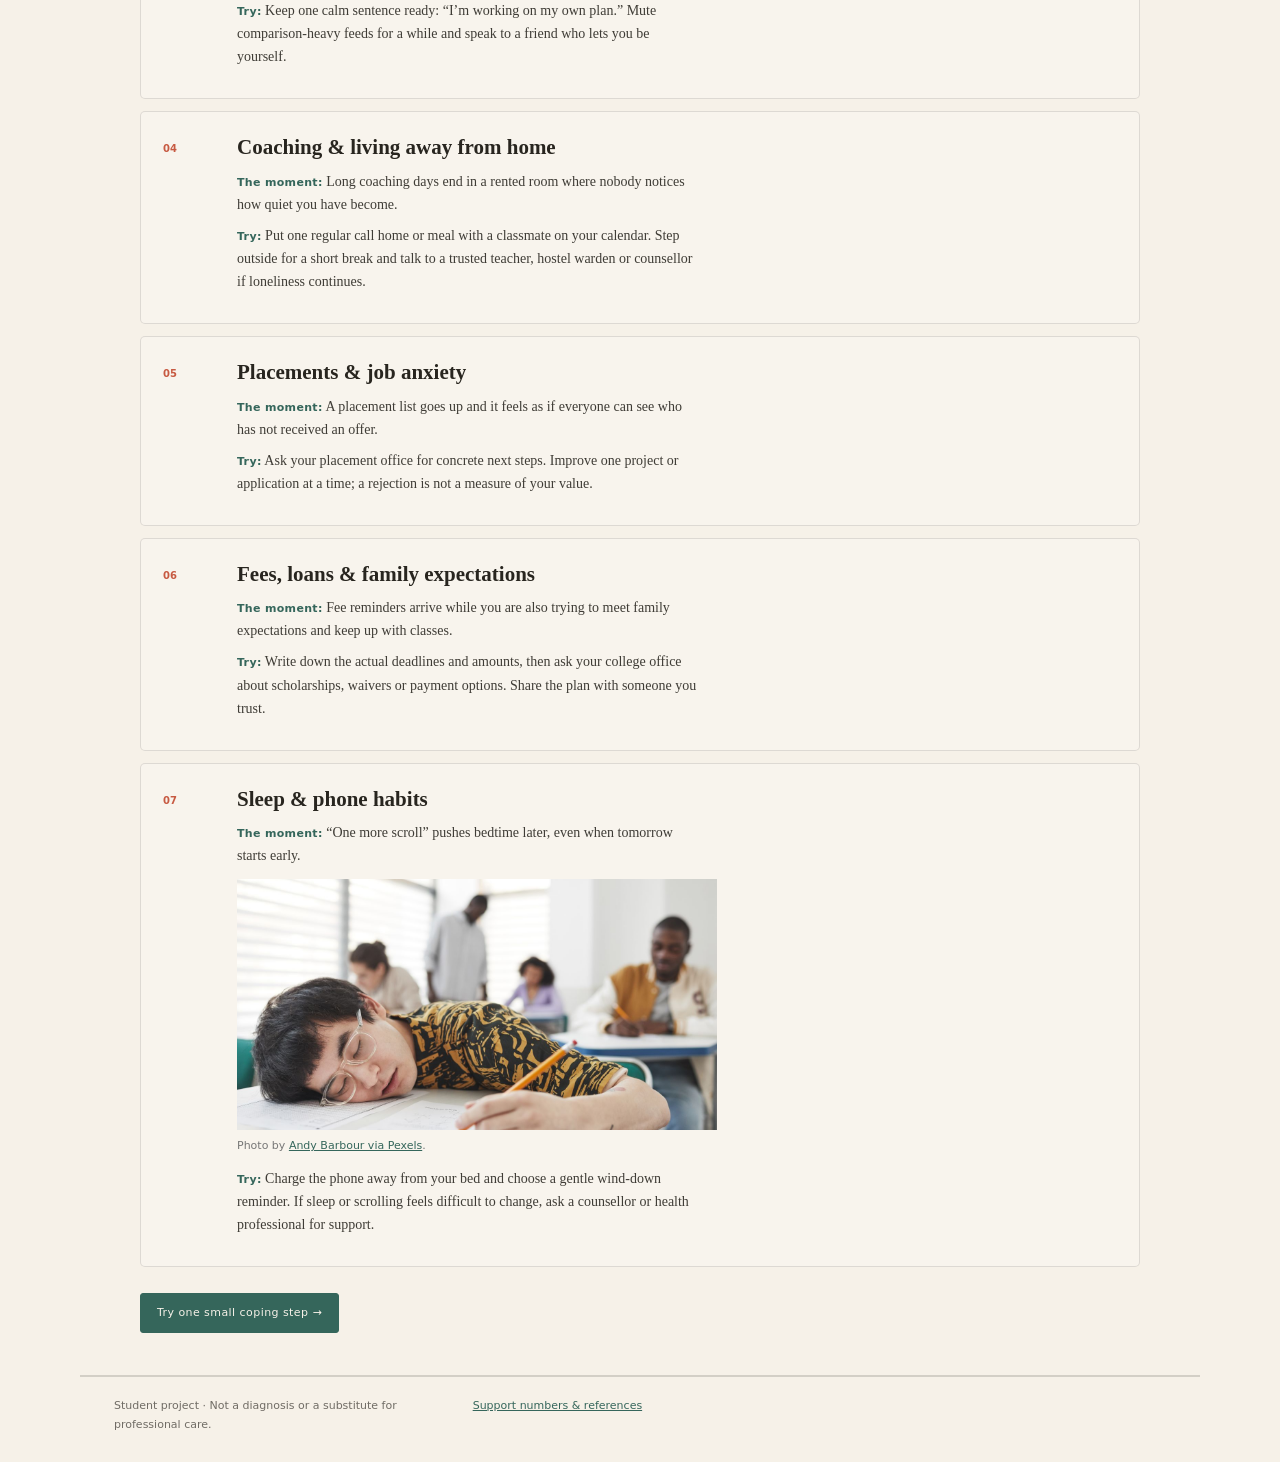
<file: pressures.html>
<!DOCTYPE html>
<html lang="en">
<head>
  <meta charset="UTF-8">
  <meta name="viewport" content="width=device-width, initial-scale=1">
  <title>Student pressures | CodeWithUTkarshShivank</title>
  <meta name="description" content="Seven common pressures in Indian student life, with practical ways to respond.">
  <link rel="stylesheet" href="style.css">
</head>
<body class="short-page">
<a class="skip" href="#atlas">Skip to the student stories</a>
<header class="wrap topbar">
  <a class="brand" href="index.html">CodeWithUTkarshShivank</a>
  <nav class="site-nav" aria-label="Main navigation">
    <a href="index.html">Overview</a>
    <a href="pressures.html" aria-current="page">Student pressures</a>
    <a href="lab.html">Coping lab</a>
    <a href="support.html">Support & references</a>
  </nav>
</header>
<main id="atlas" class="short-content">
  <p class="tag">Page 2 · Student wellbeing in India</p>
  <h1>Seven pressures.<br>Small next steps.</h1>
  <p class="page-lede">These situations are common, but each student’s experience is their own. Choose one manageable step; you do not have to fix everything today.</p>

  <section class="photo-journal" aria-labelledby="photo-journal-title">
    <div class="photo-journal-head">
      <div>
        <p class="tag">A visual pause</p>
        <h2 id="photo-journal-title">Every student carries it differently.</h2>
      </div>
      <p>These classroom scenes are illustrative, not evidence about any one student or country.</p>
    </div>
    <div class="photo-grid">
      <figure class="photo-card">
        <img src="assets/pressure-scene-01.jpg" alt="Students working on papers in a classroom.">
        <figcaption>An exam, shared room</figcaption>
      </figure>
      <figure class="photo-card">
        <img src="assets/pressure-scene-02.jpg" alt="A student in a red jacket pauses with hands at their forehead while studying.">
        <figcaption>When a paper feels heavy</figcaption>
      </figure>
      <figure class="photo-card">
        <img src="assets/pressure-scene-03.jpg" alt="A student rests with their head beside an open book.">
        <figcaption>Rest is part of learning</figcaption>
      </figure>
      <figure class="photo-card">
        <img src="assets/pressure-scene-04.jpg" alt="A student writes on a paper with one hand resting on their forehead.">
        <figcaption>One difficult question</figcaption>
      </figure>
      <figure class="photo-card">
        <img src="assets/pressure-scene-05.jpg" alt="Students take a written exam at separate desks.">
        <figcaption>Different people, different pace</figcaption>
      </figure>
      <figure class="photo-card">
        <img src="assets/pressure-scene-06.jpg" alt="A student relaxes at a desk after finishing an exam paper.">
        <figcaption>A pause between papers</figcaption>
      </figure>
      <figure class="photo-card">
        <img src="assets/pressure-scene-07.jpg" alt="A teacher stands near students writing in a classroom.">
        <figcaption>Support can be in the room</figcaption>
      </figure>
      <figure class="photo-card">
        <img src="assets/pressure-scene-08.jpg" alt="Students work quietly at desks during a classroom exam.">
        <figcaption>Focus looks different for everyone</figcaption>
      </figure>
    </div>
    <p class="photo-credit">Image board supplied by the project author. Confirm the original image permissions before publishing.</p>
  </section>

  <div class="rows">
    <article class="row">
      <p class="idx">01</p><div class="body">
        <h2>Marks, rank & board results</h2>
        <p class="scene"><b>The moment:</b> Family messages ask for your percentage before you have had time to process the result.</p>
        <p class="fix"><b>Try:</b> Tell one trusted person how you feel. Prepare a simple reply for relatives: “I’m still processing it; I’ll talk when I’m ready.” A score is information, not your worth.</p>
      </div>
    </article>
    <article class="row">
      <p class="idx">02</p><div class="body">
        <h2>JEE / NEET preparation</h2>
        <p class="scene"><b>The moment:</b> A difficult mock test makes the entire evening feel like a prediction of your future.</p>
        <p class="fix"><b>Try:</b> Review three errors you can learn from and make a small plan for the next study session. Treat a mock as practice data, not a verdict. Protect sleep and ask a teacher for help with a topic.</p>
      </div>
    </article>
    <article class="row">
      <p class="idx">03</p><div class="body">
        <h2>“Log kya kahenge”</h2>
        <p class="scene"><b>The moment:</b> At a family gathering, a relative compares your college or marks with someone else’s.</p>
        <p class="fix"><b>Try:</b> Keep one calm sentence ready: “I’m working on my own plan.” Mute comparison-heavy feeds for a while and speak to a friend who lets you be yourself.</p>
      </div>
    </article>
    <article class="row">
      <p class="idx">04</p><div class="body">
        <h2>Coaching & living away from home</h2>
        <p class="scene"><b>The moment:</b> Long coaching days end in a rented room where nobody notices how quiet you have become.</p>
        <p class="fix"><b>Try:</b> Put one regular call home or meal with a classmate on your calendar. Step outside for a short break and talk to a trusted teacher, hostel warden or counsellor if loneliness continues.</p>
      </div>
    </article>
    <article class="row">
      <p class="idx">05</p><div class="body">
        <h2>Placements & job anxiety</h2>
        <p class="scene"><b>The moment:</b> A placement list goes up and it feels as if everyone can see who has not received an offer.</p>
        <p class="fix"><b>Try:</b> Ask your placement office for concrete next steps. Improve one project or application at a time; a rejection is not a measure of your value.</p>
      </div>
    </article>
    <article class="row">
      <p class="idx">06</p><div class="body">
        <h2>Fees, loans & family expectations</h2>
        <p class="scene"><b>The moment:</b> Fee reminders arrive while you are also trying to meet family expectations and keep up with classes.</p>
        <p class="fix"><b>Try:</b> Write down the actual deadlines and amounts, then ask your college office about scholarships, waivers or payment options. Share the plan with someone you trust.</p>
      </div>
    </article>
    <article class="row">
      <p class="idx">07</p><div class="body">
        <h2>Sleep & phone habits</h2>
        <p class="scene"><b>The moment:</b> “One more scroll” pushes bedtime later, even when tomorrow starts early.</p>
        <figure class="pressure-photo">
          <img src="assets/student-sleeping-pexels-6683966.jpg" alt="A student asleep on an exam paper at a classroom desk.">
          <figcaption>Photo by <a href="https://www.pexels.com/photo/student-sleeping-on-his-desk-6683966/" target="_blank" rel="noopener noreferrer">Andy Barbour via Pexels</a>.</figcaption>
        </figure>
        <p class="fix"><b>Try:</b> Charge the phone away from your bed and choose a gentle wind-down reminder. If sleep or scrolling feels difficult to change, ask a counsellor or health professional for support.</p>
      </div>
    </article>
  </div>

  <p class="page-next"><a class="btn" href="lab.html">Try one small coping step →</a></p>
</main>
<footer class="wrap short-footer">
  <p>Student project · Not a diagnosis or a substitute for professional care.</p>
  <p><a href="support.html">Support numbers & references</a></p>
</footer>
</body>
</html>
</file>
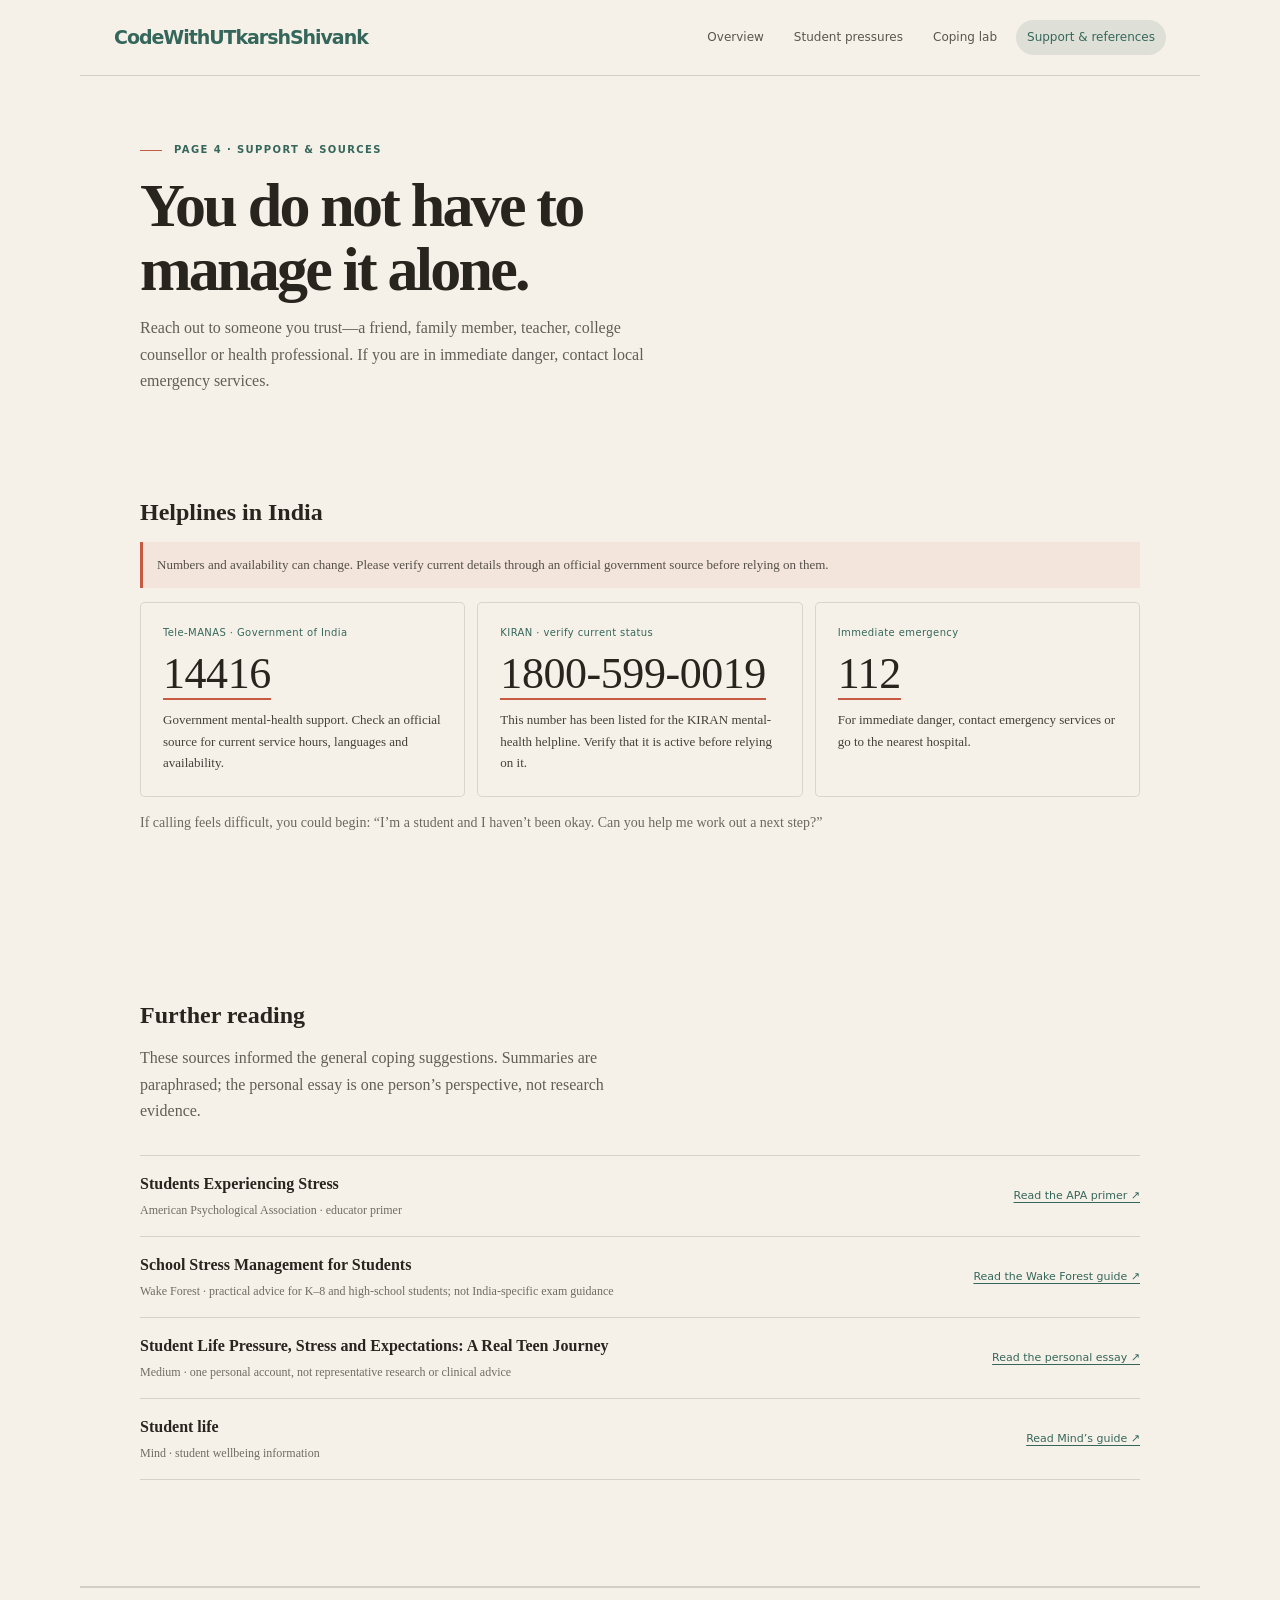
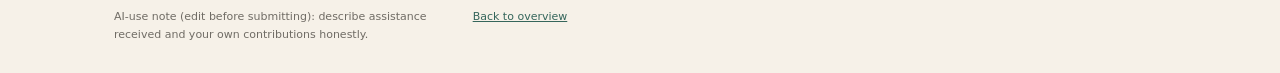
<file: support.html>
<!DOCTYPE html>
<html lang="en">
<head>
  <meta charset="UTF-8">
  <meta name="viewport" content="width=device-width, initial-scale=1">
  <title>Support & references | CodeWithUTkarshShivank</title>
  <meta name="description" content="Student support options, helplines to verify, and references for the pressure atlas.">
  <link rel="stylesheet" href="style.css">
</head>
<body class="short-page">
<a class="skip" href="#help">Skip to support</a>
<header class="wrap topbar">
  <a class="brand" href="index.html">CodeWithUTkarshShivank</a>
  <nav class="site-nav" aria-label="Main navigation">
    <a href="index.html">Overview</a>
    <a href="pressures.html">Student pressures</a>
    <a href="lab.html">Coping lab</a>
    <a href="support.html" aria-current="page">Support & references</a>
  </nav>
</header>
<main id="help" class="short-content">
  <p class="tag">Page 4 · Support & sources</p>
  <h1>You do not have to manage it alone.</h1>
  <p class="page-lede">Reach out to someone you trust—a friend, family member, teacher, college counsellor or health professional. If you are in immediate danger, contact local emergency services.</p>

  <section class="support-block">
    <h2>Helplines in India</h2>
    <p class="support-warning">Numbers and availability can change. Please verify current details through an official government source before relying on them.</p>
    <div class="help-grid">
      <article class="help-card">
        <p class="hk">Tele-MANAS · Government of India</p>
        <p class="hn"><a href="tel:14416">14416</a></p>
        <p>Government mental-health support. Check an official source for current service hours, languages and availability.</p>
      </article>
      <article class="help-card">
        <p class="hk">KIRAN · verify current status</p>
        <p class="hn"><a href="tel:18005990019">1800-599-0019</a></p>
        <p>This number has been listed for the KIRAN mental-health helpline. Verify that it is active before relying on it.</p>
      </article>
      <article class="help-card">
        <p class="hk">Immediate emergency</p>
        <p class="hn"><a href="tel:112">112</a></p>
        <p>For immediate danger, contact emergency services or go to the nearest hospital.</p>
      </article>
    </div>
    <p class="snote">If calling feels difficult, you could begin: “I’m a student and I haven’t been okay. Can you help me work out a next step?”</p>
  </section>

  <section class="support-block" id="references">
    <h2>Further reading</h2>
    <p class="page-lede">These sources informed the general coping suggestions. Summaries are paraphrased; the personal essay is one person’s perspective, not research evidence.</p>
    <ol class="reference-list">
      <li>
        <div><h3>Students Experiencing Stress</h3><p>American Psychological Association · educator primer</p></div>
        <a href="https://www.apa.org/ed/schools/primer/stress" target="_blank" rel="noopener noreferrer">Read the APA primer ↗</a>
      </li>
      <li>
        <div><h3>School Stress Management for Students</h3><p>Wake Forest · practical advice for K–8 and high-school students; not India-specific exam guidance</p></div>
        <a href="https://counseling.online.wfu.edu/blog/school-stress-management-for-students" target="_blank" rel="noopener noreferrer">Read the Wake Forest guide ↗</a>
      </li>
      <li>
        <div><h3>Student Life Pressure, Stress and Expectations: A Real Teen Journey</h3><p>Medium · one personal account, not representative research or clinical advice</p></div>
        <a href="https://medium.com/@mishrabhoomika14/title-student-life-pressure-stress-and-expectations-a-real-teen-journey-416d87e54f40" target="_blank" rel="noopener noreferrer">Read the personal essay ↗</a>
      </li>
      <li>
        <div><h3>Student life</h3><p>Mind · student wellbeing information</p></div>
        <a href="https://www.mind.org.uk/information-support/tips-for-everyday-living/student-life/" target="_blank" rel="noopener noreferrer">Read Mind’s guide ↗</a>
      </li>
    </ol>
  </section>
</main>
<footer class="wrap short-footer">
  <p>AI-use note (edit before submitting): describe assistance received and your own contributions honestly.</p>
  <p><a href="index.html">Back to overview</a></p>
</footer>
</body>
</html>
</file>
<file: style.css>
:root{

  --paper:#F4EFE6;
  --ink:#16130E;
  --red:#D64B2A;
  --teal:#1F4E47;
  --ochre:#E8B85B;


  --serif:"Iowan Old Style","Palatino Linotype",Palatino,"Book Antiqua",Georgia,"Times New Roman",serif;
  --sans:system-ui,-apple-system,"Segoe UI",Roboto,"Helvetica Neue",Arial,sans-serif;


  --sheet:1120px;
}

*,*::before,*::after{box-sizing:border-box}

html{
  scroll-behavior:smooth;
  -webkit-text-size-adjust:100%;
}

body{
  margin:0;
  background:var(--paper);
  color:var(--ink);
  font-family:var(--serif);
  font-size:17px;
  line-height:1.55;
  overflow-x:hidden;
  -webkit-font-smoothing:antialiased;
}


body::before{
  content:"";
  position:fixed;
  inset:0;
  z-index:0;
  pointer-events:none;
  background:repeating-linear-gradient(to bottom,transparent 0 46px,rgba(22,19,14,.07) 46px 47px);
}

::selection{background:var(--red);color:var(--paper)}


:focus-visible{outline:2.5px solid var(--red);outline-offset:3px}


.wrap{
  position:relative;
  z-index:1;
  width:100%;
  max-width:var(--sheet);
  margin:0 auto;
  padding-left:clamp(18px,4vw,34px);
  padding-right:clamp(18px,4vw,34px);
}

img,svg{max-width:100%;fill:var(--ink)}
p{margin:0 0 14px}

.skip{
  position:absolute;
  left:-9999px;
  top:0;

  z-index:30;
  background:var(--ink);
  color:var(--paper);
  padding:12px 18px;
  font-family:var(--sans);
  font-size:11px;
  letter-spacing:.16em;
  text-transform:uppercase;
  text-decoration:none;
}
.skip:focus{left:10px;top:10px}

.topbar{
  display:flex;
  flex-wrap:wrap;
  justify-content:space-between;
  align-items:baseline;
  gap:6px 18px;
  padding-top:22px;
  padding-bottom:14px;
  border-bottom:2px solid var(--ink);
  font-family:var(--sans);
  font-size:10.5px;
  letter-spacing:.16em;
  text-transform:uppercase;
  color:rgba(22,19,14,.66);
}
.topbar .brand{
  font-family:var(--serif);
  font-style:italic;
  font-weight:700;
  font-size:21px;
  letter-spacing:.01em;
  text-transform:none;
  color:var(--ink);
}
.topbar .dot{color:var(--red);font-style:normal}
.topbar .red{color:var(--red)}


.hero{
  padding-top:clamp(46px,8vw,94px);
  padding-bottom:clamp(38px,6vw,72px);
}

.tag{
  display:flex;
  align-items:center;
  gap:12px;
  margin:0 0 22px;
  font-family:var(--sans);
  font-size:10.5px;
  letter-spacing:.2em;
  text-transform:uppercase;
  color:rgba(22,19,14,.6);
}
.tag::before{content:"";width:34px;height:1px;background:var(--ink)}

.hero h1{
  margin:0;
  font-weight:400;
  font-size:clamp(44px,11.4vw,132px);
  line-height:.9;
  letter-spacing:-.028em;
}
.hero h1 em{font-style:italic;color:var(--red)}

.outline{
  font-weight:700;
  color:transparent;
  -webkit-text-stroke:1.5px var(--ink);
}

@supports not (-webkit-text-stroke:1px black){
  .outline{color:var(--ink)}
}


.ticker{
  display:flex;
  flex-wrap:wrap;
  gap:8px 9px;
  margin:26px 0 0;
  padding:0;
  list-style:none;
  font-family:var(--sans);
  font-size:10.5px;
  letter-spacing:.14em;
  text-transform:uppercase;
}
.ticker li{
  border:1.5px solid rgba(22,19,14,.28);
  padding:6px 10px;
  color:rgba(22,19,14,.78);
}

.ticker li.peak{border-color:var(--red);color:var(--ink)}

.hero-grid{
  display:grid;
  grid-template-areas:"copy art";
  grid-template-columns:minmax(0,.92fr) minmax(0,1.08fr);
  gap:clamp(26px,4vw,58px);
  align-items:center;
  margin-top:clamp(30px,5vw,52px);
}
.hero-copy{grid-area:copy}
.hero-copy p{max-width:34em;color:rgba(22,19,14,.86)}
.hero-copy strong{font-weight:700}


.gauge-wrap{
  display:flex;
  align-items:flex-end;
  gap:16px;
  margin:26px 0 4px;
}
.gauge{
  position:relative;
  flex:none;
  width:140px;
  aspect-ratio:2 / 1;
  border-radius:140px 140px 0 0;

  background:conic-gradient(from -90deg at 50% 100%,
              var(--red) 0 32%,
              rgba(22,19,14,.14) 32% 50%,
              transparent 50%);
}
.gauge .needle{
  position:absolute;
  left:50%;
  bottom:0;
  width:2px;
  height:52px;
  background:var(--ink);
  border-radius:1px;
  transform-origin:50% 100%;
  transform:translateX(-1px) rotate(25deg);
}
.gauge .hub{
  position:absolute;
  left:50%;
  bottom:0;
  width:9px;
  height:9px;
  margin-left:-4.5px;
  margin-bottom:-4.5px;
  border-radius:50%;
  background:var(--ink);
}
.cap{
  margin:0 0 6px;
  font-family:var(--sans);
  font-size:10px;
  line-height:1.75;
  letter-spacing:.14em;
  text-transform:uppercase;
  color:rgba(22,19,14,.58);
}
.cap span{
  letter-spacing:.05em;
  text-transform:none;
  color:rgba(22,19,14,.42);
}


.jump{margin:24px 0 0}
.btn{
  display:inline-block;
  background:var(--ink);
  color:var(--paper);
  border:2px solid var(--ink);
  padding:14px 20px;
  font-family:var(--sans);
  font-size:11px;
  letter-spacing:.16em;
  text-transform:uppercase;
  text-decoration:none;
  transition:background .25s ease,border-color .25s ease,transform .25s ease;
}
.btn:hover,.btn:focus-visible{
  background:var(--red);
  border-color:var(--red);
  transform:translateY(-2px);
}


.hero-art{grid-area:art;margin:0;position:relative}
.hero-art svg{
  display:block;
  width:100%;
  height:auto;
  filter:drop-shadow(8px 9px 0 rgba(22,19,14,.09));
}
.hero-art figcaption{
  margin:12px 0 0;
  font-family:var(--sans);
  font-size:10px;
  letter-spacing:.14em;
  text-transform:uppercase;
  color:rgba(22,19,14,.6);
  text-align:right;
}

.slot{
  margin:12px 0 0;
  padding:8px 10px;
  border:1.5px dashed rgba(22,19,14,.32);
  font-family:var(--sans);
  font-size:9.5px;
  letter-spacing:.12em;
  text-transform:uppercase;
  color:rgba(22,19,14,.45);
}


.art-num{font-family:var(--sans);font-size:22px;font-weight:700;fill:var(--ink)}
.art-num.red{fill:var(--red)}
.art-small{font-family:var(--sans);font-size:11px;letter-spacing:.06em;fill:var(--ink)}
.art-small.mid{text-anchor:middle}
.art-pale{font-family:var(--sans);font-size:15px;font-weight:700;letter-spacing:.08em;fill:var(--paper)}
.art-pale-small{font-family:var(--sans);font-size:8.5px;letter-spacing:.12em;fill:var(--paper)}
.art-cap{font-family:var(--sans);font-size:10px;letter-spacing:.16em;fill:rgba(22,19,14,.6)}
.art-cap.mid{text-anchor:middle}
.bt{font-family:var(--sans);font-size:11.5px;font-weight:700;letter-spacing:.05em;fill:var(--ink);text-anchor:middle}

.plate{fill:rgba(22,19,14,.07)}

.crisis{
  display:grid;
  grid-template-columns:auto minmax(0,1fr) auto;
  align-items:center;
  gap:clamp(14px,3vw,30px);
  margin-top:clamp(24px,4vw,40px);
  padding-top:16px;
  padding-bottom:16px;
  border-top:2px solid var(--ink);
  border-bottom:2px solid var(--ink);
}
.crisis .k{
  margin:0;
  font-family:var(--sans);
  font-size:10px;
  letter-spacing:.18em;
  text-transform:uppercase;
  color:var(--red);
}
.crisis .v{
  margin:0;
  font-style:italic;
  color:rgba(22,19,14,.78);
  max-width:56ch;
}
.crisis .n{
  margin:0;
  font-family:var(--sans);
  font-size:11px;
  letter-spacing:.1em;
  text-transform:uppercase;
  color:var(--ink);
}
.crisis .n a{
  color:var(--ink);
  text-decoration:none;
  border-bottom:2px solid var(--red);
  padding-bottom:2px;
}
.crisis .n a:hover{color:var(--red)}
.crisis .n span{
  letter-spacing:.04em;
  text-transform:none;
  color:rgba(22,19,14,.5);
}



main > section{padding-top:clamp(48px,7vw,86px);padding-bottom:clamp(48px,7vw,86px)}

.head{
  display:flex;
  flex-wrap:wrap;
  justify-content:space-between;
  align-items:baseline;
  gap:8px 16px;
  padding-bottom:10px;
  margin-bottom:clamp(20px,3vw,34px);
  border-bottom:2px solid var(--ink);
}
.head h2{
  margin:0;
  font-weight:400;
  font-size:clamp(23px,3.4vw,38px);
  letter-spacing:-.015em;
}
.head .no{
  font-family:var(--sans);
  font-size:10px;
  letter-spacing:.18em;
  text-transform:uppercase;
  color:var(--red);
}
.stand{
  margin:-4px 0 clamp(20px,3vw,32px);
  max-width:64ch;
  font-size:16.5px;
  color:rgba(22,19,14,.8);
}

.rows{border-top:1px solid rgba(22,19,14,.2)}

.row{
  display:grid;
  grid-template-columns:74px minmax(0,1fr);
  gap:2px clamp(14px,3vw,32px);
  padding:clamp(20px,2.6vw,30px) 0;
  border-bottom:1px solid rgba(22,19,14,.2);
  transition:background .3s ease;
}
.row:hover{background:rgba(232,184,91,.18)}

.row .idx{
  margin:0;
  padding-top:7px;
  font-family:var(--sans);
  font-size:10px;
  letter-spacing:.16em;
  text-transform:uppercase;
  color:rgba(22,19,14,.5);
}
.row h3{
  margin:0 0 10px;
  font-weight:600;
  font-size:clamp(19px,2.1vw,25px);
  line-height:1.25;
}

.row h3 .load{
  display:inline-block;
  vertical-align:3px;
  margin-left:8px;
  padding:4px 8px;
  border-radius:2px;
  background:var(--ink);
  color:var(--paper);
  font-family:var(--sans);
  font-size:9.5px;
  font-weight:600;
  letter-spacing:.14em;
  text-transform:uppercase;
  white-space:nowrap;
}
.row h3 .load.red{background:var(--red)}

.row .scene,.row .fix{
  margin:0 0 12px;
  max-width:66ch;
  font-size:16px;
  color:rgba(22,19,14,.82);
}

.row .scene b,.row .fix b{
  display:block;
  margin-bottom:3px;
  font-family:var(--sans);
  font-size:9.5px;
  font-weight:600;
  letter-spacing:.16em;
  text-transform:uppercase;
  color:var(--teal);
}
.row .fix b{color:var(--red)}
.row .scene i,.row em{font-style:italic}


.bar{
  grid-column:1 / -1;
  height:8px;
  margin-top:12px;
  background:rgba(22,19,14,.08);
  overflow:hidden;
}
.bar i{display:block;height:100%;background:var(--ink)}



.help-grid{
  display:grid;
  grid-template-columns:repeat(auto-fit,minmax(250px,1fr));
  gap:1px;
  border:1px solid rgba(22,19,14,.2);
  background:rgba(22,19,14,.2);
}
.help-card{
  background:var(--paper);
  padding:clamp(20px,2.4vw,28px);
  transition:background .3s ease;
}
.help-card:hover{background:rgba(232,184,91,.22)}
.help-card .hk{
  margin:0;
  font-family:var(--sans);
  font-size:9.5px;
  letter-spacing:.16em;
  text-transform:uppercase;
  color:var(--teal);
}
.help-card .hn{
  margin:14px 0 0;
  font-size:clamp(30px,4.6vw,44px);
  line-height:1.05;
  letter-spacing:-.01em;
}
.help-card .hn a{
  color:var(--ink);
  text-decoration:none;
  border-bottom:3px solid var(--red);
}
.help-card .hn a:hover{color:var(--red)}
.help-card .hn2{
  margin:8px 0 14px;
  font-family:var(--sans);
  font-size:10.5px;
  letter-spacing:.1em;
  text-transform:uppercase;
  color:rgba(22,19,14,.55);
}
.help-card .hn2 a{color:inherit}
.help-card p:last-child{
  margin:0;
  font-size:15px;
  color:rgba(22,19,14,.8);
}

.help-foot{
  display:grid;
  grid-template-columns:1.05fr .95fr;
  gap:clamp(20px,4vw,48px);
  margin-top:clamp(26px,3.5vw,44px);
}
.say,.verify{padding-top:16px;border-top:2px solid var(--ink)}
.sk,.vk{
  margin:0 0 10px;
  font-family:var(--sans);
  font-size:10px;
  letter-spacing:.18em;
  text-transform:uppercase;
  color:var(--red);
}
.vk{color:var(--teal)}
.say ol{margin:0;padding-left:22px}
.say li{margin-bottom:8px;font-style:italic}
.snote{
  margin:14px 0 0;
  font-size:14px;
  color:rgba(22,19,14,.62);
}
.verify p{
  max-width:54ch;
  font-size:15px;
  color:rgba(22,19,14,.82);
}
.verify b{color:var(--ink)}


.lab{
  position:relative;
  overflow:hidden;
  background:var(--ink);
  color:var(--paper);
}
.lab::before{
  content:"";
  position:absolute;
  inset:0;
  pointer-events:none;
  opacity:.16;
  background:radial-gradient(circle at 1px 1px,var(--paper) 1px,transparent 1.5px);
  background-size:9px 9px;
  mask-image:linear-gradient(90deg,transparent 15%,var(--paper) 100%);
}
.lab .wrap{z-index:1}
.head.inv{border-color:rgba(244,239,230,.55)}
.head.inv h2{color:var(--paper)}
.head.inv .no{color:var(--ochre)}
.lab-lede{
  max-width:66ch;
  margin:-8px 0 28px;
  color:rgba(244,239,230,.76);
}
.lab-core{
  padding:clamp(16px,2.5vw,28px);
  border:1px solid rgba(244,239,230,.24);
  background:rgba(244,239,230,.035);
}
.sr{
  position:absolute;
  width:1px;
  height:1px;
  padding:0;
  margin:-1px;
  overflow:hidden;
  clip:rect(0,0,0,0);
  white-space:nowrap;
  border:0;
}
.chips{
  display:grid;
  grid-template-columns:repeat(auto-fit,minmax(150px,1fr));
  gap:8px;
  margin-bottom:clamp(24px,4vw,42px);
}
.chip{
  display:flex;
  align-items:center;
  gap:9px;
  min-height:42px;
  padding:8px 10px;
  border:1px solid rgba(244,239,230,.25);
  color:rgba(244,239,230,.75);
  font-family:var(--sans);
  font-size:10px;
  letter-spacing:.08em;
  text-transform:uppercase;
  cursor:pointer;
  transition:background .2s ease,color .2s ease,border-color .2s ease;
}
.chip:hover{border-color:var(--ochre);color:var(--paper)}
.chip .cn{
  color:var(--ochre);
  font-size:9px;
}
.chip:has(input:checked){
  border-color:var(--ochre);
  background:var(--ochre);
  color:var(--ink);
}
.chip:has(input:checked) .cn{color:var(--ink)}
.chip:has(input:focus-visible),.switch:has(input:focus-visible){
  outline:2.5px solid var(--ochre);
  outline-offset:3px;
}
.lab-body{
  display:grid;
  grid-template-columns:minmax(0,1fr) minmax(250px,.82fr);
  gap:clamp(24px,5vw,58px);
  align-items:center;
}
.stage{
  position:relative;
  max-width:440px;
  margin:0 auto;
}
.figure{
  display:block;
  width:100%;
  height:auto;
  overflow:visible;
}
.figure .k{transition:opacity .35s ease}
.figure .load{transition:opacity .35s ease,transform .35s ease}
.figure .badge{
  opacity:0;
  visibility:hidden;
  transition:opacity .25s ease,visibility 0s linear .25s;
}
.figure .badge.b-marks{opacity:1;visibility:visible;transition-delay:0s}
.figure .student{transition:transform .35s ease}
.figure .exhale{opacity:0;visibility:hidden;transition:opacity .25s ease}
.rel-hint{
  position:absolute;
  inset:auto 0 7%;
  margin:0;
  color:var(--ochre);
  font-family:var(--sans);
  font-size:9px;
  letter-spacing:.14em;
  text-align:center;
  text-transform:uppercase;
  opacity:0;
  transform:translateY(5px);
  transition:opacity .3s ease,transform .3s ease;
}
.readout{
  min-height:220px;
  padding:clamp(20px,3vw,32px);
  border-left:2px solid var(--red);
  background:rgba(244,239,230,.07);
}
.readout .panel{display:none}
.readout .p-marks{display:block}
.panel .pk,.panel .pv{
  margin:0 0 10px;
  font-family:var(--sans);
  font-size:9px;
  letter-spacing:.16em;
  text-transform:uppercase;
  color:var(--ochre);
}
.panel .pv{color:var(--red)}
.panel>p:not(.pk):not(.pv){
  margin:0 0 14px;
  color:rgba(244,239,230,.82);
  font-size:15px;
}
.panel .px{
  padding-top:12px;
  border-top:1px solid rgba(244,239,230,.2);
  font-size:14px!important;
}
.panel .px b{color:var(--ochre)}
.panel .px em{color:var(--paper)}
.switch{
  display:inline-flex;
  align-items:center;
  gap:12px;
  margin-top:26px;
  cursor:pointer;
  font-family:var(--sans);
  font-size:11px;
  letter-spacing:.14em;
  text-transform:uppercase;
}
.track{
  display:block;
  width:48px;
  height:26px;
  padding:3px;
  border:1px solid rgba(244,239,230,.55);
  border-radius:30px;
  transition:background .25s ease,border-color .25s ease;
}
.knob{
  display:block;
  width:18px;
  height:18px;
  border-radius:50%;
  background:var(--paper);
  transition:transform .25s ease,background .25s ease;
}
.sw-label{color:var(--paper)}
.sw-state::after{
  content:"load on";
  color:rgba(244,239,230,.55);
  font-size:9px;
}
.lab-note{
  margin:18px 0 0;
  color:rgba(244,239,230,.52);
  font-family:var(--sans);
  font-size:10px;
}
.lab-note b{color:var(--paper)}


.lab-core:has(input[value="jee"]:checked) .figure .badge,
.lab-core:has(input[value="relative"]:checked) .figure .badge,
.lab-core:has(input[value="kota"]:checked) .figure .badge,
.lab-core:has(input[value="placement"]:checked) .figure .badge,
.lab-core:has(input[value="fees"]:checked) .figure .badge,
.lab-core:has(input[value="sleep"]:checked) .figure .badge{opacity:0;visibility:hidden}
.lab-core:has(input[value="jee"]:checked) .figure .badge.b-jee,
.lab-core:has(input[value="relative"]:checked) .figure .badge.b-relative,
.lab-core:has(input[value="kota"]:checked) .figure .badge.b-kota,
.lab-core:has(input[value="placement"]:checked) .figure .badge.b-placement,
.lab-core:has(input[value="fees"]:checked) .figure .badge.b-fees,
.lab-core:has(input[value="sleep"]:checked) .figure .badge.b-sleep{
  opacity:1;
  visibility:visible;
  transition-delay:0s;
}
.lab-core:has(input[value="jee"]:checked) .figure .k1,
.lab-core:has(input[value="kota"]:checked) .figure .k1,
.lab-core:has(input[value="sleep"]:checked) .figure .k1{opacity:0}
.lab-core:has(input[value="relative"]:checked) .figure .k1,
.lab-core:has(input[value="relative"]:checked) .figure .k2,
.lab-core:has(input[value="placement"]:checked) .figure .k1,
.lab-core:has(input[value="placement"]:checked) .figure .k2,
.lab-core:has(input[value="fees"]:checked) .figure .k1,
.lab-core:has(input[value="fees"]:checked) .figure .k2,
.lab-core:has(input[value="fees"]:checked) .figure .k3{opacity:0}
.lab-core:has(input[value="relative"]:checked) .figure .load>rect:not(.k){y:146px;height:100px}
.lab-core:has(input[value="placement"]:checked) .figure .load>rect:not(.k){y:146px;height:100px}
.lab-core:has(input[value="fees"]:checked) .figure .load>rect:not(.k){y:172px;height:74px}
.lab-core:has(input[value="jee"]:checked) .figure .load>rect:not(.k),
.lab-core:has(input[value="kota"]:checked) .figure .load>rect:not(.k),
.lab-core:has(input[value="sleep"]:checked) .figure .load>rect:not(.k){y:120px;height:126px}

.lab-core:has(input[value="jee"]:checked) .readout .panel,
.lab-core:has(input[value="relative"]:checked) .readout .panel,
.lab-core:has(input[value="kota"]:checked) .readout .panel,
.lab-core:has(input[value="placement"]:checked) .readout .panel,
.lab-core:has(input[value="fees"]:checked) .readout .panel,
.lab-core:has(input[value="sleep"]:checked) .readout .panel{display:none}
.lab-core:has(input[value="jee"]:checked) .readout .p-jee,
.lab-core:has(input[value="relative"]:checked) .readout .p-relative,
.lab-core:has(input[value="kota"]:checked) .readout .p-kota,
.lab-core:has(input[value="placement"]:checked) .readout .p-placement,
.lab-core:has(input[value="fees"]:checked) .readout .p-fees,
.lab-core:has(input[value="sleep"]:checked) .readout .p-sleep{display:block}


.lab-core:has(#release:checked) .figure .load{
  opacity:0;
  transform:translateY(-28px);
  pointer-events:none;
}
.lab-core:has(#release:checked) .figure .student{transform:translateY(-6px)}
.lab-core:has(#release:checked) .figure .exhale{opacity:1;visibility:visible}
.lab-core:has(#release:checked) .readout .panel{display:none}
.lab-core:has(#release:checked) .readout .prx{display:block}
.lab-core:has(#release:checked) .track{background:var(--teal);border-color:var(--teal)}
.lab-core:has(#release:checked) .knob{transform:translateX(22px);background:var(--ochre)}
.lab-core:has(#release:checked) .sw-state::after{content:"space to breathe";color:var(--ochre)}
.lab-core:has(#release:checked) .rel-hint{opacity:1;transform:translateY(0)}


.rx-grid{
  display:grid;
  grid-template-columns:repeat(auto-fit,minmax(230px,1fr));
  gap:1px;
  border:1px solid rgba(22,19,14,.2);
  background:rgba(22,19,14,.2);
}
.rx-card{
  position:relative;
  display:flex;
  flex-direction:column;
  min-height:220px;
  padding:clamp(22px,2.7vw,32px);
  background:var(--paper);
  transition:background .25s ease,transform .25s ease;
}
.rx-card:hover{z-index:1;background:rgba(232,184,91,.22);transform:translateY(-3px)}
.rx-card .rk,.rx-card .rd{
  margin:0;
  font-family:var(--sans);
  font-size:9px;
  letter-spacing:.15em;
  text-transform:uppercase;
  color:var(--red);
}
.rx-card .rd{position:absolute;top:clamp(22px,2.7vw,32px);right:clamp(22px,2.7vw,32px);color:var(--teal)}
.rx-card h3{margin:18px 0 8px;font-size:20px;font-weight:600}
.rx-card>p:not(.rk):not(.rd){margin:0;font-size:14px;color:rgba(22,19,14,.77)}
.source-mark{
  align-self:flex-start;
  margin-top:auto;
  padding-top:18px;
  color:var(--teal);
  font-family:var(--sans);
  font-size:9px;
  font-weight:700;
  letter-spacing:.12em;
  text-decoration-thickness:1px;
  text-underline-offset:3px;
  text-transform:uppercase;
}
.source-mark:hover{color:var(--red)}
.reading-desk{
  position:relative;
  overflow:hidden;
  padding:clamp(52px,8vw,100px) 0;
  background:var(--teal);
  color:var(--paper);
}
.reading-desk::before{
  position:absolute;
  top:0;
  right:0;
  width:min(42vw,540px);
  height:100%;
  background:repeating-linear-gradient(135deg,transparent 0 13px,rgba(244,239,230,.055) 13px 14px);
  content:"";
  pointer-events:none;
}
.reading-desk .wrap{
  display:grid;
  grid-template-columns:minmax(220px,.72fr) minmax(0,1.5fr);
  gap:clamp(32px,7vw,88px);
  align-items:start;
}
.reading-intro{position:sticky;top:28px}
.reading-intro .tag{color:rgba(244,239,230,.66)}
.reading-intro .tag::before{background:var(--ochre)}
.reading-intro h2{
  margin:0 0 18px;
  font-size:clamp(38px,5vw,64px);
  font-weight:400;
  line-height:.98;
  letter-spacing:-.035em;
}
.reading-intro h2 em{color:var(--ochre);font-weight:400}
.reading-intro>p:not(.tag){
  max-width:38ch;
  color:rgba(244,239,230,.8);
  font-size:15px;
}
.reading-intro .reading-caveat{
  margin-top:26px;
  padding:14px 0 0 14px;
  border-left:2px solid var(--ochre);
  color:rgba(244,239,230,.64);
  font-family:var(--sans);
  font-size:11px;
  line-height:1.65;
}
.source-list{
  position:relative;
  border-top:1px solid rgba(244,239,230,.4);
}
.source-card{
  display:grid;
  grid-template-columns:minmax(96px,.32fr) minmax(0,1fr);
  column-gap:clamp(16px,3vw,34px);
  row-gap:8px;
  padding:clamp(20px,3vw,30px) 0;
  border-bottom:1px solid rgba(244,239,230,.28);
}
.source-index,.source-type{
  margin:3px 0 0;
  font-family:var(--sans);
  font-size:9px;
  letter-spacing:.14em;
  line-height:1.6;
  text-transform:uppercase;
}
.source-index{color:var(--ochre)}
.source-card h3{
  margin:0 0 8px;
  color:var(--paper);
  font-size:clamp(19px,2.2vw,25px);
  font-weight:400;
  line-height:1.2;
}
.source-card div>p{
  max-width:58ch;
  margin:0 0 8px;
  color:rgba(244,239,230,.76);
  font-size:14px;
}
.source-card .source-use{
  padding-left:12px;
  border-left:1px solid var(--ochre);
  font-size:12px;
}
.source-use b{color:var(--ochre);font-family:var(--sans);font-size:10px}
.source-link{
  display:inline-flex;
  align-items:center;
  gap:8px;
  margin-top:5px;
  color:var(--paper);
  font-family:var(--sans);
  font-size:10px;
  font-weight:700;
  letter-spacing:.08em;
  text-decoration-color:var(--ochre);
  text-underline-offset:4px;
  text-transform:uppercase;
}
.source-link:hover{color:var(--ochre)}
.source-type{
  grid-column:2;
  margin:0;
  color:rgba(244,239,230,.5);
}
.closing{
  margin-top:clamp(28px,6vw,72px);
  margin-bottom:clamp(38px,7vw,84px);
  padding-top:clamp(32px,5vw,58px);
  padding-bottom:clamp(32px,5vw,58px);
  border-top:2px solid var(--ink);
  border-bottom:2px solid var(--ink);
}
.closing h2{
  max-width:18ch;
  margin:0 0 18px;
  font-size:clamp(32px,6.2vw,72px);
  line-height:1;
  font-weight:400;
  letter-spacing:-.03em;
}
.closing>p{max-width:66ch;color:rgba(22,19,14,.8)}
.closing .cl-strong{margin:22px 0 0;color:var(--red);font-weight:700}
footer.wrap{
  display:grid;
  grid-template-columns:1.1fr 1fr 1fr;
  gap:clamp(20px,4vw,48px);
  padding-top:24px;
  padding-bottom:42px;
  border-top:2px solid var(--ink);
}
.f-col{padding-top:5px}
.fbrand,.fk{
  margin:0 0 10px;
  font-family:var(--sans);
  font-size:10px;
  font-weight:700;
  letter-spacing:.15em;
  text-transform:uppercase;
}
.fk{color:var(--red)}
.fmeta{
  margin:0 0 12px;
  font-family:var(--sans);
  font-size:11px;
  line-height:1.65;
  color:rgba(22,19,14,.65);
}
.fmeta b{color:var(--ink)}
.fmark{
  margin:0;
  color:var(--red);
  font-family:var(--sans);
  font-size:11px;
}

@media(max-width:760px){
  .hero-grid{grid-template-areas:"art" "copy";grid-template-columns:minmax(0,1fr);gap:24px}
  .reading-desk .wrap{grid-template-columns:1fr;gap:20px}
  .reading-intro{position:static}
  .reading-intro h2 br{display:none}
  .reading-intro>p:not(.tag){max-width:60ch}
  .hero-art{max-width:560px;margin:0 auto}
  .hero-art figcaption{text-align:left}
  .crisis{grid-template-columns:1fr;gap:8px}
  .row{grid-template-columns:1fr;gap:8px}
  .row .idx{padding:0}
  .bar{grid-column:1}
  .help-foot{grid-template-columns:1fr}
  .lab-body{grid-template-columns:1fr}
  .readout{min-height:0}
  footer.wrap{grid-template-columns:1fr}
}
@media(max-width:480px){
  .wrap{padding-left:18px;padding-right:18px}
  .hero h1{font-size:clamp(44px,11vw,54px)}
  .topbar .m2{display:none}
  .ticker{gap:6px}
  .ticker li{font-size:9px}
  .gauge{width:112px}
  .gauge .needle{height:43px}
  .chips{grid-template-columns:repeat(2,minmax(0,1fr))}
  .chip{font-size:9px;letter-spacing:.04em;padding:8px}
  .lab-core{padding:14px}
  .lab-note{line-height:1.7}
}
@media(prefers-reduced-motion:reduce){
  html{scroll-behavior:auto}
  *,*::before,*::after{transition-duration:.01ms!important;animation-duration:.01ms!important}
}


body{
  background:#fff;
  color:var(--ink);
  font-size:16px;
  line-height:1.7;
}
body::before{display:none}
.wrap{max-width:1040px}
.topbar{
  min-height:70px;
  padding-top:16px;
  padding-bottom:16px;
  border-bottom:1px solid #e5e5e5;
  letter-spacing:0;
}
.topbar .brand{
  color:var(--teal);
  font-family:var(--sans);
  font-size:19px;
  font-style:normal;
  font-weight:700;
  text-decoration:none;
}
.site-nav{
  display:flex;
  flex-wrap:wrap;
  gap:10px clamp(14px,2.4vw,30px);
}
.site-nav a{
  color:#333;
  font-family:var(--sans);
  font-size:12px;
  text-transform:none;
  text-decoration:none;
}
.site-nav a:hover{color:var(--teal);text-decoration:underline;text-underline-offset:4px}
.site-nav a[aria-current="page"]{color:var(--teal)}
.hero{
  max-width:920px;
  padding-top:clamp(40px,7vw,76px);
  padding-bottom:38px;
}
.tag{
  margin-bottom:14px;
  color:#777;
  font-size:11px;
  letter-spacing:.04em;
  text-transform:none;
}
.tag::before{display:none}
.hero h1{
  max-width:18ch;
  font-size:clamp(38px,6vw,66px);
  line-height:1.08;
  letter-spacing:-.035em;
}
.hero h1 em{color:inherit}
.outline{color:inherit;-webkit-text-stroke:0}
.ticker{
  gap:4px 10px;
  margin-top:16px;
  color:#666;
  font-size:10px;
  letter-spacing:.02em;
  text-transform:none;
}
.ticker li{
  padding:0;
  border:0;
  color:inherit;
}
.ticker li:not(:last-child)::after{content:"·";margin-left:10px;color:#aaa}
.hero-grid{
  grid-template-columns:minmax(0,1fr) minmax(0,.9fr);
  gap:clamp(22px,4vw,48px);
  margin-top:28px;
}
.hero-copy p{max-width:58ch}
.gauge-wrap{display:none}
.btn{
  padding:10px 16px;
  border:1px solid var(--teal);
  background:var(--teal);
  font-size:11px;
  letter-spacing:.03em;
  text-transform:none;
}
.btn:hover,.btn:focus-visible{background:#173c37;border-color:#173c37}
.hero-art svg{filter:none}
.hero-art figcaption{text-align:left;font-size:10px;letter-spacing:.02em;text-transform:none}
.crisis{
  grid-template-columns:auto minmax(0,1fr) auto;
  margin-top:0;
  padding-top:18px;
  padding-bottom:18px;
  border-top:1px solid #e5e5e5;
  border-bottom:1px solid #e5e5e5;
}
.crisis .k,.crisis .n{font-size:11px;letter-spacing:0;text-transform:none}
.crisis .k{color:var(--teal)}
.crisis .n a{border-bottom:1px solid var(--teal)}
main>section{padding-top:48px;padding-bottom:48px}
.head{margin-bottom:18px;border-bottom:1px solid #ddd}
.head h2{font-size:clamp(24px,3.2vw,34px);letter-spacing:-.02em}
.head .no{font-size:10px;letter-spacing:.05em;text-transform:none}
.stand{font-size:15px}
.rows{border-top:1px solid #e5e5e5}
.row{
  grid-template-columns:52px minmax(0,1fr);
  gap:4px 20px;
  padding:22px 0;
  border-color:#e5e5e5;
}
.row:hover{background:transparent}
.row .idx{font-size:10px;letter-spacing:0;text-transform:none}
.row h3{font-size:20px}
.row h3 .load{
  padding:2px 7px;
  border-radius:2px;
  background:#f0f2f2;
  color:#444;
  font-size:9px;
  letter-spacing:.02em;
  text-transform:none;
}
.row h3 .load.red{background:#f7e9e5;color:#8f3322}
.row .scene,.row .fix{font-size:15px}
.row .scene b,.row .fix b{
  font-size:10px;
  letter-spacing:.03em;
  text-transform:none;
}
.bar{height:3px;background:#eee}
.bar i{background:var(--teal)}
.bar[aria-label*="92"] i,.bar[aria-label*="88"] i{background:var(--red)}
.help-grid,.rx-grid{gap:12px;border:0;background:transparent}
.help-card,.rx-card{
  border:1px solid #e5e5e5;
  background:#fff;
  transition:border-color .2s ease;
}
.help-card{padding:20px}
.help-card:hover,.rx-card:hover{border-color:#b9c9c6;background:#fff;transform:none}
.help-card .hk,.help-card .hn2,.rx-card .rk,.rx-card .rd{
  font-size:10px;
  letter-spacing:.03em;
  text-transform:none;
}
.help-card .hn a{border-bottom:2px solid var(--teal)}
.help-foot{gap:24px}
.say,.verify{border-top:1px solid #ddd}
.sk,.vk{font-size:10px;letter-spacing:.04em;text-transform:none}
.lab{
  overflow:visible;
  background:#f5f6f6;
  color:var(--ink);
}
.lab::before{display:none}
.head.inv{border-color:#ddd}
.head.inv h2{color:var(--ink)}
.head.inv .no{color:#666}
.lab-lede{color:#555}
.lab-core{border:1px solid #ddd;background:#fff}
.chip{
  border-color:#ddd;
  color:#444;
  font-size:11px;
  letter-spacing:0;
  text-transform:none;
}
.chip:hover{border-color:var(--teal);color:var(--ink)}
.chip .cn{color:#777}
.chip:has(input:checked){border-color:var(--teal);background:#eaf0ef;color:var(--ink)}
.chip:has(input:checked) .cn{color:var(--teal)}
.chip:has(input:focus-visible),.switch:has(input:focus-visible){
  outline-color:var(--teal);
}
.readout{border-left:2px solid var(--teal);background:#f7f8f8}
.panel .pk,.panel .pv{color:var(--teal);letter-spacing:.04em;text-transform:none}
.panel .pv{color:var(--red)}
.panel>p:not(.pk):not(.pv){color:#444}
.panel .px{border-color:#ddd}
.panel .px b{color:var(--teal)}
.switch{font-size:11px;letter-spacing:.02em;text-transform:none}
.track{border-color:#888}
.knob{background:var(--teal)}
.sw-label{color:var(--ink)}
.sw-state::after{color:#666}
.lab-note{color:#666;font-size:11px}
.lab-note b{color:var(--ink)}
.lab-core:has(#release:checked) .track{background:var(--teal);border-color:var(--teal)}
.lab-core:has(#release:checked) .sw-state::after{color:var(--teal)}
.lab-core:has(#release:checked) .rel-hint{color:var(--teal)}
.rx-card{min-height:200px;padding:22px}
.rx-card .rd{color:var(--teal)}
.rx-card h3{font-size:19px}
.rx-card>p:not(.rk):not(.rd){color:#555}
.source-mark{font-size:10px;letter-spacing:.03em;text-transform:none}
.reading-desk{
  overflow:visible;
  padding:48px 0;
  background:#f5f6f6;
  color:var(--ink);
}
.reading-desk::before{display:none}
.reading-desk .wrap{
  display:block;
  max-width:920px;
}
.reading-intro{position:static}
.reading-intro .tag{color:#777}
.reading-intro h2{
  max-width:20ch;
  margin-bottom:12px;
  font-size:clamp(30px,4vw,42px);
  line-height:1.15;
  letter-spacing:-.025em;
}
.reading-intro h2 em{color:var(--teal);font-style:normal}
.reading-intro>p:not(.tag){max-width:70ch;color:#555;font-size:14px}
.reading-intro .reading-caveat{
  margin:14px 0 24px;
  padding:0;
  border:0;
  color:#777;
  font-size:12px;
}
.source-list{border-top:1px solid #ddd}
.source-card{
  grid-template-columns:minmax(110px,.3fr) minmax(0,1fr);
  column-gap:24px;
  row-gap:4px;
  padding:18px 0;
  border-color:#ddd;
}
.source-index,.source-type{font-size:9px;letter-spacing:.05em}
.source-index{color:#777}
.source-card h3{margin-bottom:5px;color:var(--ink);font-size:19px;font-weight:600}
.source-card div>p{margin-bottom:6px;color:#555;font-size:13px}
.source-card .source-use{padding-left:9px;border-color:#aaa;font-size:12px}
.source-use b{color:var(--teal);font-size:10px}
.source-link{
  color:var(--teal);
  font-size:10px;
  letter-spacing:.03em;
  text-transform:none;
}
.source-link:hover{color:var(--red)}
.source-type{color:#888}
.closing{
  margin-top:36px;
  margin-bottom:44px;
  padding-top:28px;
  padding-bottom:28px;
  border-color:#ddd;
}
.closing h2{max-width:24ch;font-size:clamp(30px,4.5vw,48px);line-height:1.1}
.closing .cl-strong{color:var(--teal)}
footer.wrap{
  grid-template-columns:repeat(3,minmax(0,1fr));
  gap:24px;
  padding-top:20px;
  padding-bottom:28px;
  border-color:#ddd;
}
.fbrand,.fk{font-size:10px;letter-spacing:.04em;text-transform:none}
.fk{color:var(--teal)}
.fmeta{font-size:11px}
.fmark{color:var(--teal)}

@media(max-width:760px){
  .topbar{align-items:center}
  .site-nav{justify-content:flex-end}
  .hero-grid{grid-template-areas:"art" "copy";grid-template-columns:minmax(0,1fr)}
  .crisis{grid-template-columns:1fr;gap:8px}
  .row{grid-template-columns:40px minmax(0,1fr)}
  .reading-desk .wrap{display:block}
  footer.wrap{grid-template-columns:1fr}
}
@media(max-width:480px){
  .wrap{padding-left:18px;padding-right:18px}
  .topbar{align-items:flex-start}
  .site-nav{justify-content:flex-start;gap:8px 14px}
  .site-nav a{font-size:11px}
  .hero h1{font-size:clamp(38px,10vw,46px)}
  .ticker{gap:3px 7px}
  .ticker li:not(:last-child)::after{margin-left:7px}
  .row{grid-template-columns:1fr}
  .row .idx{padding:0}
  .chips{grid-template-columns:repeat(2,minmax(0,1fr))}
  .chip{font-size:10px}
  .source-card{grid-template-columns:1fr;row-gap:6px}
  .source-type{grid-column:1}
}


.home #atlas,
.home #lab,
.home #help,
.home #rx,
.home #reading-desk,
.home .closing{display:none}
.home .hero{
  padding-top:42px;
  padding-bottom:28px;
}
.home .hero-grid{margin-top:20px}
.page-directory{
  display:grid;
  grid-template-columns:repeat(3,minmax(0,1fr));
  gap:12px;
  padding-top:18px;
  padding-bottom:42px;
}
.directory-card{
  display:grid;
  grid-template-columns:auto 1fr;
  gap:4px 12px;
  align-content:start;
  padding:17px;
  border:1px solid #e5e5e5;
  color:var(--ink);
  text-decoration:none;
  transition:border-color .2s ease,background .2s ease;
}
.directory-card:hover{border-color:#9db4b0;background:#f8faf9}
.directory-card span{
  grid-row:span 2;
  color:var(--teal);
  font-family:var(--sans);
  font-size:11px;
}
.directory-card strong{font-size:15px;font-weight:600}
.directory-card small{color:#777;font-family:var(--sans);font-size:11px}
.short-page{background:#fff}
.short-content{
  max-width:920px;
  padding-top:clamp(34px,6vw,60px);
  padding-bottom:34px;
}
.short-content>h1{
  max-width:22ch;
  margin:0 0 12px;
  font-size:clamp(32px,5vw,52px);
  line-height:1.12;
  letter-spacing:-.03em;
}
.page-lede{
  max-width:70ch;
  margin:0 0 26px;
  color:#555;
  font-size:15px;
}
.short-content .rows{margin-top:22px}
.short-content .row h2{margin:0 0 8px;font-size:19px;font-weight:600;line-height:1.3}
.short-content .row .scene,
.short-content .row .fix{margin-bottom:8px;font-size:14px}
.short-content .row .scene b,
.short-content .row .fix b{display:inline;color:var(--teal);font-size:11px}
.page-next{margin:26px 0 0}
.short-footer{
  display:flex;
  flex-wrap:wrap;
  justify-content:space-between;
  gap:8px 20px;
  padding-top:16px;
  padding-bottom:24px;
  border-top:1px solid #e5e5e5;
  color:#777;
  font-family:var(--sans);
  font-size:11px;
}
.short-footer p{margin:0}
.short-footer a{color:var(--teal)}
.short-page .lab{
  padding:0;
  background:#f5f6f6;
}
.short-page .lab>.wrap{padding:0}
.short-page .lab-core{padding:clamp(14px,2.5vw,24px)}
.short-page .chips{margin-bottom:22px}
.short-page .lab-body{grid-template-columns:minmax(0,1fr) minmax(220px,.85fr);gap:24px}
.short-page .stage{max-width:360px}
.short-page .readout{min-height:150px;padding:20px}
.short-page .switch{margin-top:16px}
.cope-short{
  margin-top:32px;
  padding:20px 0;
  border-top:1px solid #ddd;
}
.cope-short h2,.support-block h2{margin:0 0 10px;font-size:23px}
.cope-short ul{margin:0;padding-left:20px}
.cope-short li{margin:5px 0}
.support-block{margin-top:30px}
.support-warning{
  padding:12px 14px;
  border-left:3px solid var(--red);
  background:#fbf6f4;
  color:#555;
  font-size:13px;
}
.short-content .help-grid{grid-template-columns:repeat(auto-fit,minmax(220px,1fr))}
.short-content .help-card p:last-child{font-size:13px}
.short-content .help-card .hn{margin:10px 0 12px}
.reference-list{margin:16px 0 0;padding:0;list-style:none;border-top:1px solid #ddd}
.reference-list li{
  display:flex;
  justify-content:space-between;
  align-items:center;
  gap:16px;
  padding:15px 0;
  border-bottom:1px solid #ddd;
}
.reference-list h3{margin:0 0 4px;font-size:16px}
.reference-list p{margin:0;color:#666;font-size:12px}
.reference-list a{
  flex:none;
  color:var(--teal);
  font-family:var(--sans);
  font-size:11px;
}
@media(max-width:760px){
  .page-directory{grid-template-columns:1fr}
  .short-page .lab-body{grid-template-columns:1fr}
  .short-page .stage{max-width:340px}
  .short-content .lab>.wrap{padding-left:0;padding-right:0}
}
@media(max-width:480px){
  .short-content>h1{font-size:36px}
  .reference-list li{align-items:flex-start;flex-direction:column;gap:6px}
}
.hero-art img{
  display:block;
  width:100%;
  height:auto;
  aspect-ratio:1.91;
  object-fit:cover;
}
.hero-art figcaption,.pressure-photo figcaption{
  margin-top:8px;
  color:#777;
  font-family:var(--sans);
  font-size:11px;
  line-height:1.5;
}
.hero-art figcaption a,.pressure-photo figcaption a{color:var(--teal)}
.pressure-photo{
  width:min(100%,480px);
  margin:12px 0;
}
.pressure-photo img{
  display:block;
  width:100%;
  height:auto;
  aspect-ratio:1.91;
  object-fit:cover;
}


:root{
  --paper:#F6F1E8;
  --ink:#28251F;
  --red:#C75A42;
  --teal:#35665B;
  --ochre:#E7B65D;
  --sheet:1120px;
}
html{scroll-padding-top:24px}
body,.short-page{
  background:var(--paper);
  color:var(--ink);
  font-size:16px;
  line-height:1.65;
}
body::before{display:none}
.wrap{max-width:var(--sheet)}
.topbar{
  position:relative;
  align-items:center;
  min-height:76px;
  padding-top:14px;
  padding-bottom:14px;
  border-bottom:1px solid rgba(40,37,31,.17);
  color:var(--ink);
  letter-spacing:0;
}
.topbar .brand{
  color:var(--teal);
  font-family:var(--serif);
  font-size:25px;
  font-style:normal;
  letter-spacing:-.04em;
}
.topbar .dot{color:var(--red)}
.site-nav{display:flex;flex-wrap:wrap;gap:8px}
.site-nav a{
  padding:8px 11px;
  border-radius:30px;
  color:rgba(40,37,31,.76);
  font-size:12px;
  letter-spacing:0;
  text-decoration:none;
  text-transform:none;
  transition:background .2s ease,color .2s ease;
}
.site-nav a:hover,.site-nav a[aria-current="page"]{
  background:rgba(53,102,91,.12);
  color:var(--teal);
  text-decoration:none;
}
.hero{
  max-width:var(--sheet);
  padding-top:clamp(40px,6vw,72px);
  padding-bottom:clamp(32px,5vw,58px);
}
.tag{
  color:var(--teal);
  font-size:10px;
  font-weight:700;
  letter-spacing:.14em;
  text-transform:uppercase;
}
.tag::before{display:block;width:22px;background:var(--red)}
.hero h1{
  max-width:12ch;
  color:var(--ink);
  font-size:clamp(48px,8vw,88px);
  line-height:.98;
  letter-spacing:-.055em;
}
.hero h1 em{color:var(--red)}
.ticker{gap:7px;margin-top:22px}
.ticker li{
  padding:5px 9px;
  border:1px solid rgba(40,37,31,.16);
  border-radius:30px;
  color:rgba(40,37,31,.75);
  font-size:10px;
  letter-spacing:.02em;
  text-transform:none;
}
.ticker li:not(:last-child)::after{content:none}
.hero-grid{
  grid-template-columns:minmax(0,.9fr) minmax(0,1.1fr);
  gap:clamp(24px,5vw,64px);
  margin-top:clamp(28px,4vw,44px);
}
.hero-copy p{max-width:54ch;color:rgba(40,37,31,.82)}
.hero-copy strong{color:var(--teal)}
.gauge-wrap{display:none}
.btn{
  border:1px solid var(--teal);
  border-radius:3px;
  background:var(--teal);
  color:var(--paper);
  font-size:11px;
  letter-spacing:.04em;
  text-transform:none;
}
.btn:hover,.btn:focus-visible{
  border-color:var(--red);
  background:var(--red);
  color:var(--paper);
  transform:translateY(-1px);
}
.hero-art{align-self:stretch}
.hero-art img{
  width:100%;
  height:100%;
  min-height:290px;
  aspect-ratio:1.25;
  border-radius:8px 46px 8px 8px;
  object-fit:cover;
  box-shadow:12px 12px 0 rgba(231,182,93,.45);
}
.hero-art figcaption{
  margin-top:20px;
  font-size:11px;
  letter-spacing:0;
  text-transform:none;
}
.hero-art figcaption a{color:var(--teal);text-underline-offset:3px}
.crisis{
  grid-template-columns:auto minmax(0,1fr) auto;
  gap:clamp(12px,2.5vw,28px);
  margin-top:8px;
  padding:20px clamp(18px,3vw,30px);
  border:0;
  border-radius:5px;
  background:var(--teal);
  color:var(--paper);
}
.crisis .k,.crisis .n{color:var(--paper)}
.crisis .k{font-weight:700}
.crisis .v{color:rgba(246,241,232,.86);font-size:14px}
.crisis .n{font-size:10px}
.crisis .n a{border-color:var(--ochre);color:var(--paper)}
.crisis .n a:hover{color:var(--ochre)}
.crisis .n span{color:rgba(246,241,232,.64)}
.page-directory{
  gap:12px;
  padding-top:24px;
  padding-bottom:48px;
}
.directory-card{
  min-height:100px;
  padding:18px;
  border:1px solid rgba(40,37,31,.15);
  border-radius:5px;
  background:rgba(246,241,232,.55);
}
.directory-card:hover{
  border-color:var(--teal);
  background:rgba(53,102,91,.08);
}
.directory-card span{color:var(--red);font-weight:700}
.directory-card strong{font-family:var(--sans);font-size:14px}
.directory-card small{color:rgba(40,37,31,.65)}
main>section{padding-top:clamp(36px,5vw,64px);padding-bottom:clamp(36px,5vw,64px)}
.short-content{
  max-width:1000px;
  margin-left:auto;
  margin-right:auto;
  padding-top:clamp(34px,6vw,66px);
  padding-bottom:42px;
}
.short-content>h1{
  max-width:19ch;
  margin-bottom:14px;
  font-size:clamp(38px,6vw,62px);
  line-height:1.04;
  letter-spacing:-.045em;
}
.page-lede{
  max-width:64ch;
  margin-bottom:30px;
  color:rgba(40,37,31,.72);
  font-size:16px;
}
.short-content .rows{margin-top:30px}
.rows{border-top:0}
.row{
  grid-template-columns:54px minmax(0,1fr);
  gap:6px 20px;
  margin-bottom:12px;
  padding:22px;
  border:1px solid rgba(40,37,31,.13);
  border-radius:5px;
  background:rgba(255,255,255,.24);
  transition:border-color .2s ease,background .2s ease;
}
.row:hover{border-color:rgba(53,102,91,.55);background:rgba(246,241,232,.8)}
.row .idx{color:var(--red);font-weight:700}
.row h2,.row h3{color:var(--ink)}
.short-content .row h2{font-size:21px}
.short-content .row .scene,.short-content .row .fix{font-size:14px}
.row .scene b,.row .fix b{color:var(--teal)}
.row .fix b{color:var(--red)}
.row h3 .load{background:rgba(53,102,91,.12);color:var(--teal)}
.row h3 .load.red{background:rgba(199,90,66,.12);color:var(--red)}
.bar{border-radius:6px;background:rgba(40,37,31,.08)}
.bar i{background:var(--teal)}
.bar[aria-label*="92"] i,.bar[aria-label*="88"] i{background:var(--red)}
.help-grid,.rx-grid{gap:12px;border:0;background:transparent}
.help-card,.rx-card{
  border:1px solid rgba(40,37,31,.14);
  border-radius:5px;
  background:rgba(246,241,232,.58);
}
.help-card{padding:22px}
.help-card:hover,.rx-card:hover{border-color:var(--teal);background:rgba(246,241,232,.9);transform:translateY(-2px)}
.help-card .hk,.help-card .hn2,.rx-card .rk,.rx-card .rd{
  color:var(--teal);
  letter-spacing:.04em;
  text-transform:none;
}
.help-card .hn a{border-color:var(--red);color:var(--ink)}
.help-card .hn a:hover{color:var(--red)}
.help-foot{gap:28px}
.say,.verify{border-color:rgba(40,37,31,.2)}
.sk,.vk{color:var(--teal);letter-spacing:.06em;text-transform:uppercase}
.lab{
  overflow:hidden;
  border-radius:8px;
  background:var(--teal);
  color:var(--paper);
}
.lab::before{display:block;opacity:.07}
.head.inv{border-color:rgba(246,241,232,.3)}
.head.inv h2{color:var(--paper)}
.head.inv .no{color:var(--ochre)}
.lab-lede{color:rgba(246,241,232,.8)}
.lab-core{border:1px solid rgba(246,241,232,.22);border-radius:5px;background:rgba(40,37,31,.12)}
.chip{
  border-color:rgba(246,241,232,.28);
  color:rgba(246,241,232,.8);
  font-size:11px;
  text-transform:none;
}
.chip:hover{border-color:var(--ochre);color:var(--paper)}
.chip .cn{color:var(--ochre)}
.chip:has(input:checked){border-color:var(--ochre);background:var(--ochre);color:var(--ink)}
.chip:has(input:checked) .cn{color:var(--ink)}
.chip:has(input:focus-visible),.switch:has(input:focus-visible){outline-color:var(--ochre)}
.readout{border-left-color:var(--ochre);background:rgba(246,241,232,.1)}
.panel .pk,.panel .pv{color:var(--ochre)}
.panel .pv{color:rgba(199,90,66,.85)}
.panel>p:not(.pk):not(.pv){color:rgba(246,241,232,.85)}
.panel .px{border-color:rgba(246,241,232,.22)}
.panel .px b{color:var(--ochre)}
.switch{color:var(--paper)}
.track{border-color:rgba(246,241,232,.6)}
.knob{background:var(--ochre)}
.sw-label{color:var(--paper)}
.sw-state::after,.lab-note{color:rgba(246,241,232,.68)}
.lab-note b{color:var(--paper)}
.lab-core:has(#release:checked) .track{background:var(--ochre);border-color:var(--ochre)}
.lab-core:has(#release:checked) .knob{background:var(--teal)}
.lab-core:has(#release:checked) .sw-state::after{color:var(--ochre)}
.lab-core:has(#release:checked) .rel-hint{color:var(--ochre)}
.cope-short{
  margin-top:32px;
  padding:24px;
  border:1px solid rgba(40,37,31,.14);
  border-radius:5px;
  background:rgba(246,241,232,.55);
}
.cope-short h2,.support-block h2{color:var(--ink);font-size:24px}
.support-block{margin-top:34px}
.support-warning{border-left-color:var(--red);background:rgba(199,90,66,.08);color:rgba(40,37,31,.78)}
.short-content .reference-list{border-color:rgba(40,37,31,.16)}
.reference-list li{border-color:rgba(40,37,31,.16)}
.reference-list h3{color:var(--ink)}
.reference-list p{color:rgba(40,37,31,.65)}
.reference-list a{color:var(--teal);text-underline-offset:3px}
.short-footer{
  border-color:rgba(40,37,31,.17);
  color:rgba(40,37,31,.65);
}
.short-footer a{color:var(--teal)}
footer.wrap{
  border-color:rgba(40,37,31,.17);
}
.fbrand,.fk{color:var(--teal)}
.fk{color:var(--red)}
.fmeta{color:rgba(40,37,31,.68)}
.fmeta b{color:var(--ink)}
.fmark{color:var(--red)}
.photo-journal{
  margin:38px 0 32px;
  padding:24px;
  border-radius:6px;
  background:rgba(53,102,91,.08);
}
.photo-journal-head{
  display:flex;
  align-items:end;
  justify-content:space-between;
  gap:20px;
  margin-bottom:20px;
}
.photo-journal-head .tag{margin-bottom:8px}
.photo-journal-head h2{
  max-width:20ch;
  margin:0;
  font-size:clamp(23px,3.5vw,34px);
  line-height:1.12;
  letter-spacing:-.03em;
}
.photo-journal-head>p{
  max-width:34ch;
  margin:0;
  color:rgba(40,37,31,.68);
  font-size:13px;
}
.photo-grid{
  display:grid;
  grid-template-columns:repeat(4,minmax(0,1fr));
  gap:12px;
}
.photo-card{
  min-width:0;
  margin:0;
  overflow:hidden;
  border-radius:4px;
  background:var(--paper);
}
.photo-card img{
  display:block;
  width:100%;
  aspect-ratio:1.5;
  object-fit:cover;
}
.photo-card figcaption{
  min-height:42px;
  padding:9px 10px;
  color:rgba(40,37,31,.8);
  font-family:var(--sans);
  font-size:11px;
  line-height:1.35;
}
.photo-credit{
  margin:14px 0 0;
  color:rgba(40,37,31,.58);
  font-family:var(--sans);
  font-size:10px;
  line-height:1.5;
}
@media(max-width:760px){
  .topbar{align-items:center}
  .site-nav{justify-content:flex-end}
  .hero-grid{grid-template-areas:"copy" "art";grid-template-columns:minmax(0,1fr)}
  .hero-art{max-width:none}
  .hero-art img{height:auto;min-height:0;aspect-ratio:1.45}
  .crisis{grid-template-columns:1fr;gap:8px}
  .photo-grid{grid-template-columns:repeat(2,minmax(0,1fr))}
  .photo-journal-head{align-items:flex-start;flex-direction:column;gap:8px}
  .row{grid-template-columns:40px minmax(0,1fr)}
  .short-page .lab-body{grid-template-columns:1fr}
}
@media(max-width:480px){
  .topbar{align-items:flex-start}
  .topbar .brand{font-size:22px}
  .site-nav{justify-content:flex-start;gap:4px}
  .site-nav a{padding:6px 8px;font-size:10px}
  .hero{padding-top:34px}
  .hero h1{font-size:clamp(42px,12vw,56px)}
  .ticker{gap:6px}
  .hero-art img{aspect-ratio:1.25}
  .directory-card{min-height:0}
  .short-content>h1{font-size:clamp(36px,10vw,46px)}
  .row{grid-template-columns:1fr;padding:17px}
  .row .idx{padding:0}
  .photo-journal{margin-right:-4px;margin-left:-4px;padding:15px}
  .photo-grid{gap:8px}
  .photo-card figcaption{min-height:48px;padding:7px;font-size:10px}
  .cope-short{padding:18px}
}
@media(prefers-reduced-motion:reduce){
  .site-nav a,.btn,.row,.chip,.help-card,.rx-card{transition:none}
}
.topbar .brand{
  font-family:var(--sans);
  font-size:clamp(14px,1.7vw,19px);
  font-weight:750;
  letter-spacing:-.055em;
  white-space:nowrap;
}
</file>
